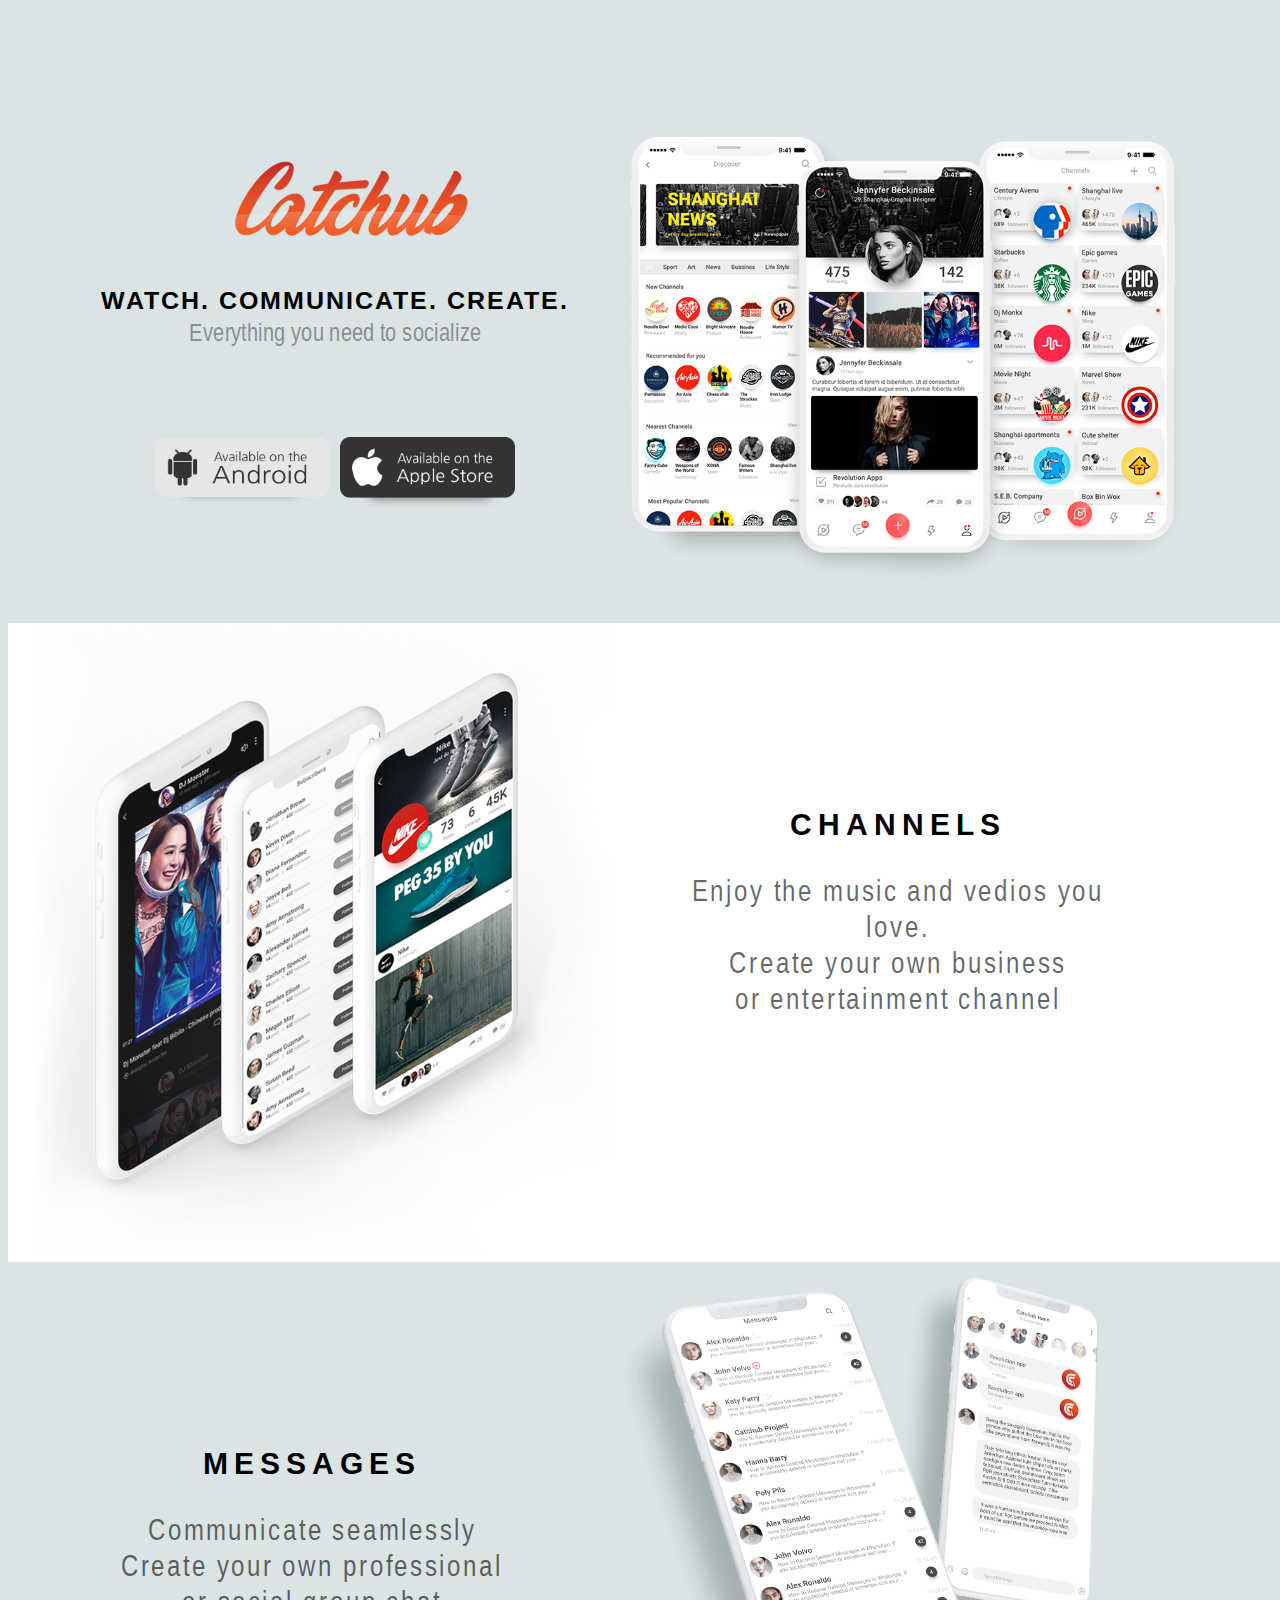
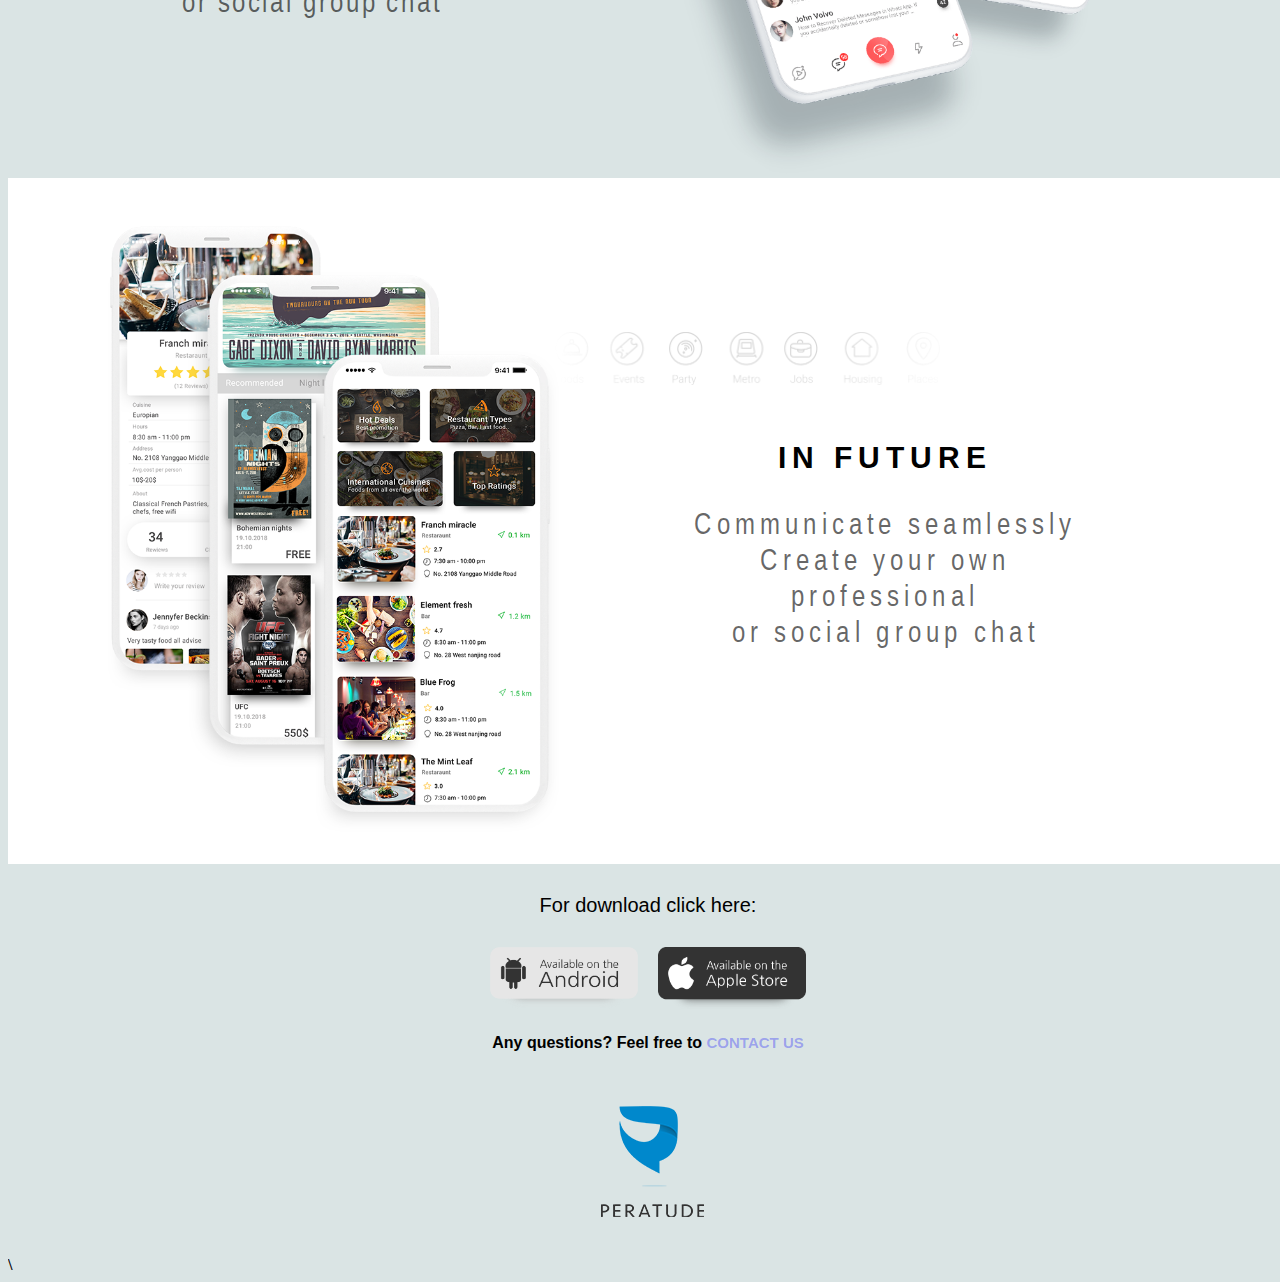
<file: catchup/index.html>
<!DOCTYPE html>
<html lang="en">
<head>
    <meta charset="UTF-8">
    <meta name="viewport" content="width=device-width, initial-scale=1.0">
    <link rel="preconnect" href="https://fonts.googleapis.com">
    <link rel="preconnect" href="https://fonts.gstatic.com" crossorigin>
    <link href="https://fonts.googleapis.com/css2?family=Arimo:ital,wght@0,400..700;1,400..700&family=Roboto:ital,wght@0,100..900;1,100..900&display=swap" rel="stylesheet">
    <title>Document</title>
   
    <link rel="stylesheet" href="styles.css">
</head>
<body style="width:100%; background-color:rgb(218, 228, 228);
">
<!---------------------------------div ffirst------------------------->

      <div id="firstdiv"style="width:100vw">                <!--first div of the page-->
        <div id="biglogo">               <!--big logo image-->
        <div id="logo"><img src="logo.png" alt="logo" style="width: 60%;"></div>
    <div id="para">                       <!--text of the logo-->
           <p style="letter-spacing: 2px;font-weight: 700;">WATCH. COMMUNICATE. CREATE.</p>
           
            <P style="font-weight : 01em;color: rgba(0,0,0,0.4);transform: scaleX(0.8);">Everything you need to socialize</P>
           
    </div>                                <!--text of the logo-->
    <div id="playstore">                  <!--playstore image-->
        <img src="play_store.png" alt="play store" style="width:35%">
        <img src="app_store.png" alt="app_store" style="width:35%">
    </div>                                   <!--playstore image-->
    </div>                                   <!--big logo image-->
    <div id="top_screen" style="width:50%">
        <img src="top_screens.png" alt="top_screen" style="width:100% ;margin-top:10%;">
    </div>
      </div>                               <!--first div of the page-->
      <!---------------------------------div first------------------>

      <!---------------------------------div second------------------>

      <div id="div2" style="width: 100vw;background-color:white;">
        <div id="imgchannels" style="width: 50%;margin-left: 2%;">
        <img src="sec_screens.png" alt="sec_screens"style="width:100%">
        
      </div>
      <div id="para2" style="width: 50%;margin-top: 12%;margin-right: 8%;"> <P style="letter-spacing: 6px;"><strong>CHANNELS</strong>
        </p>
        <P style="font-size: 1em;color: rgba(0,0,0,0.6);transform: scaleX(0.8);letter-spacing: 3px;">Enjoy the music and vedios you love.<br>Create your own business <br>or entertainment channel
        </P>
      </div>
      </div>
      <!---------------------------------div second------------------>
      <!---------------------------------div third------------------>
      <div id="div3" style="width: 100vw;">
       
      <div id="para2" style="width: 50%;margin-top: 12%;margin-rig;"> <P style="letter-spacing: 6px;font-weight: 350;"><strong>MESSAGES</strong>
        </p>
        <P style="font-size: 1em;color: rgba(0,0,0,0.6);transform: scaleX(0.8);letter-spacing: 3px;">Communicate seamlessly <br>
            Create your own professional <br>or social group chat
        </P></div>
         <div id="imgchannels" style="width: 50%;margin-right: 5%;">
        <img src="thhh_screens.png" alt="sec_screens"style="width:80%">
        
      </div>
      
      </div>
      <!---------------------------------div third------------------>
      <!---------------------------------div fourth------------------>
      <div id="div2" style="width: 100vw;background-color:white;">
        <div id="imgchannels" style="width: 50%;margin-left: 4%;">
        <img src="for_screens.png" alt="sec_screens"style="width:100%">
        
      </div>
      
      <div id="para2" style="width: 50%;margin-top: 12%;margin-right: 10%;"> 
        <img src="vectors.png" alt="vectors" style="width:70%;margin-bottom:3%;position: relative;right: 25%;">
        <P style="letter-spacing: 6px;"><strong>IN FUTURE</strong>
        </p>
        <P style="font-size: 1em;color: rgba(0,0,0,0.6);transform: scaleX(0.8);letter-spacing: 6px;">Communicate seamlessly <br>
            Create your own professional <br>or social group chat
        </P></div>
      </div>
      <!---------------------------------div fourth------------------>
      <!---------------------------------div fifth------------------>
      <div class="footer">
    <p style="font-family: sans-serif;font-size: 20px;font-weight:10px;">For download click here:</p>
    <div id="playsto">                  <!--playstore image-->
        <img src="play_store.png" alt="play store" style="width:15%">
        <img src="app_store.png" alt="app_store" style="width:15%">
    </div> 

    <p style="margin-top:15px;font-family: sans-serif;"><b>
        Any questions? Feel free to
        <span style="color:rgba(0,0,255,0.3);font-size: 15px;">CONTACT US</span>
    </p>
    <img src="peratude.png" alt="nothing">
     <!---------------------------------div fifth------------------>
</div>
</body>
</html>\
</file>
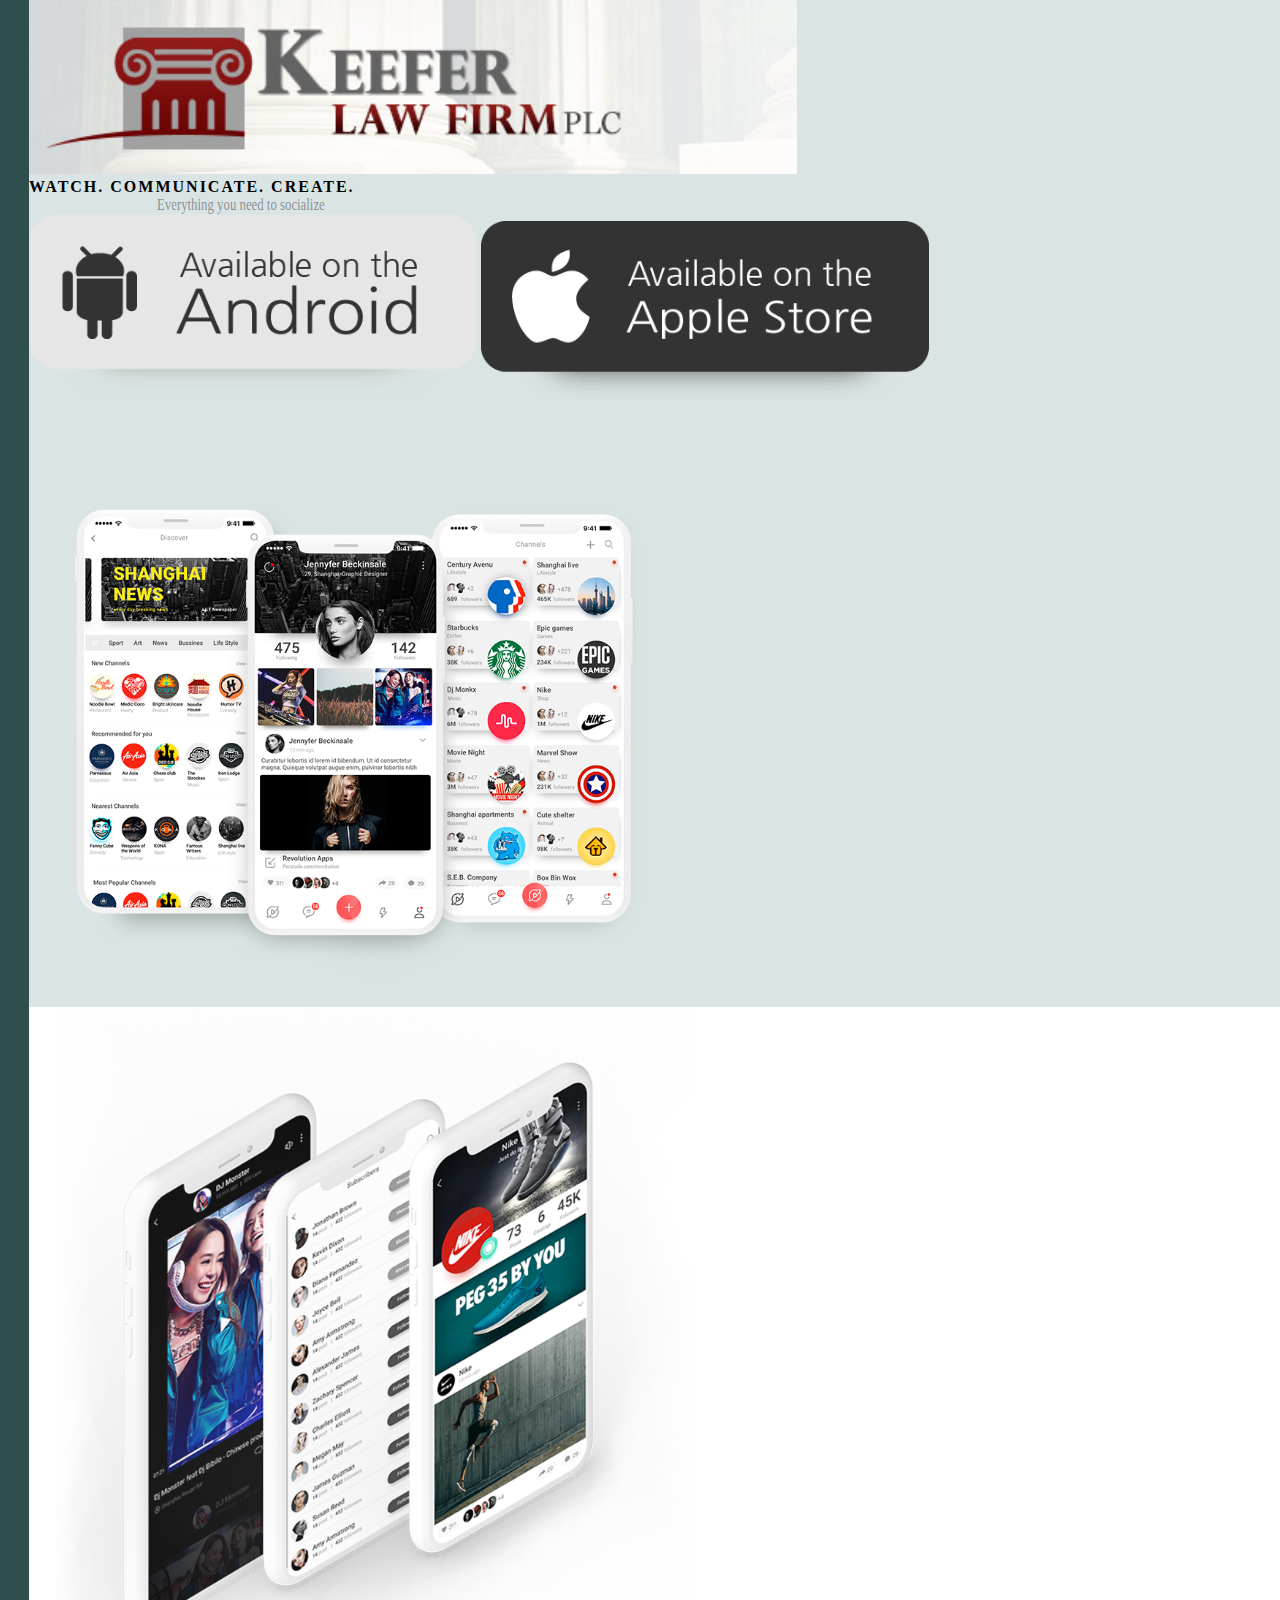
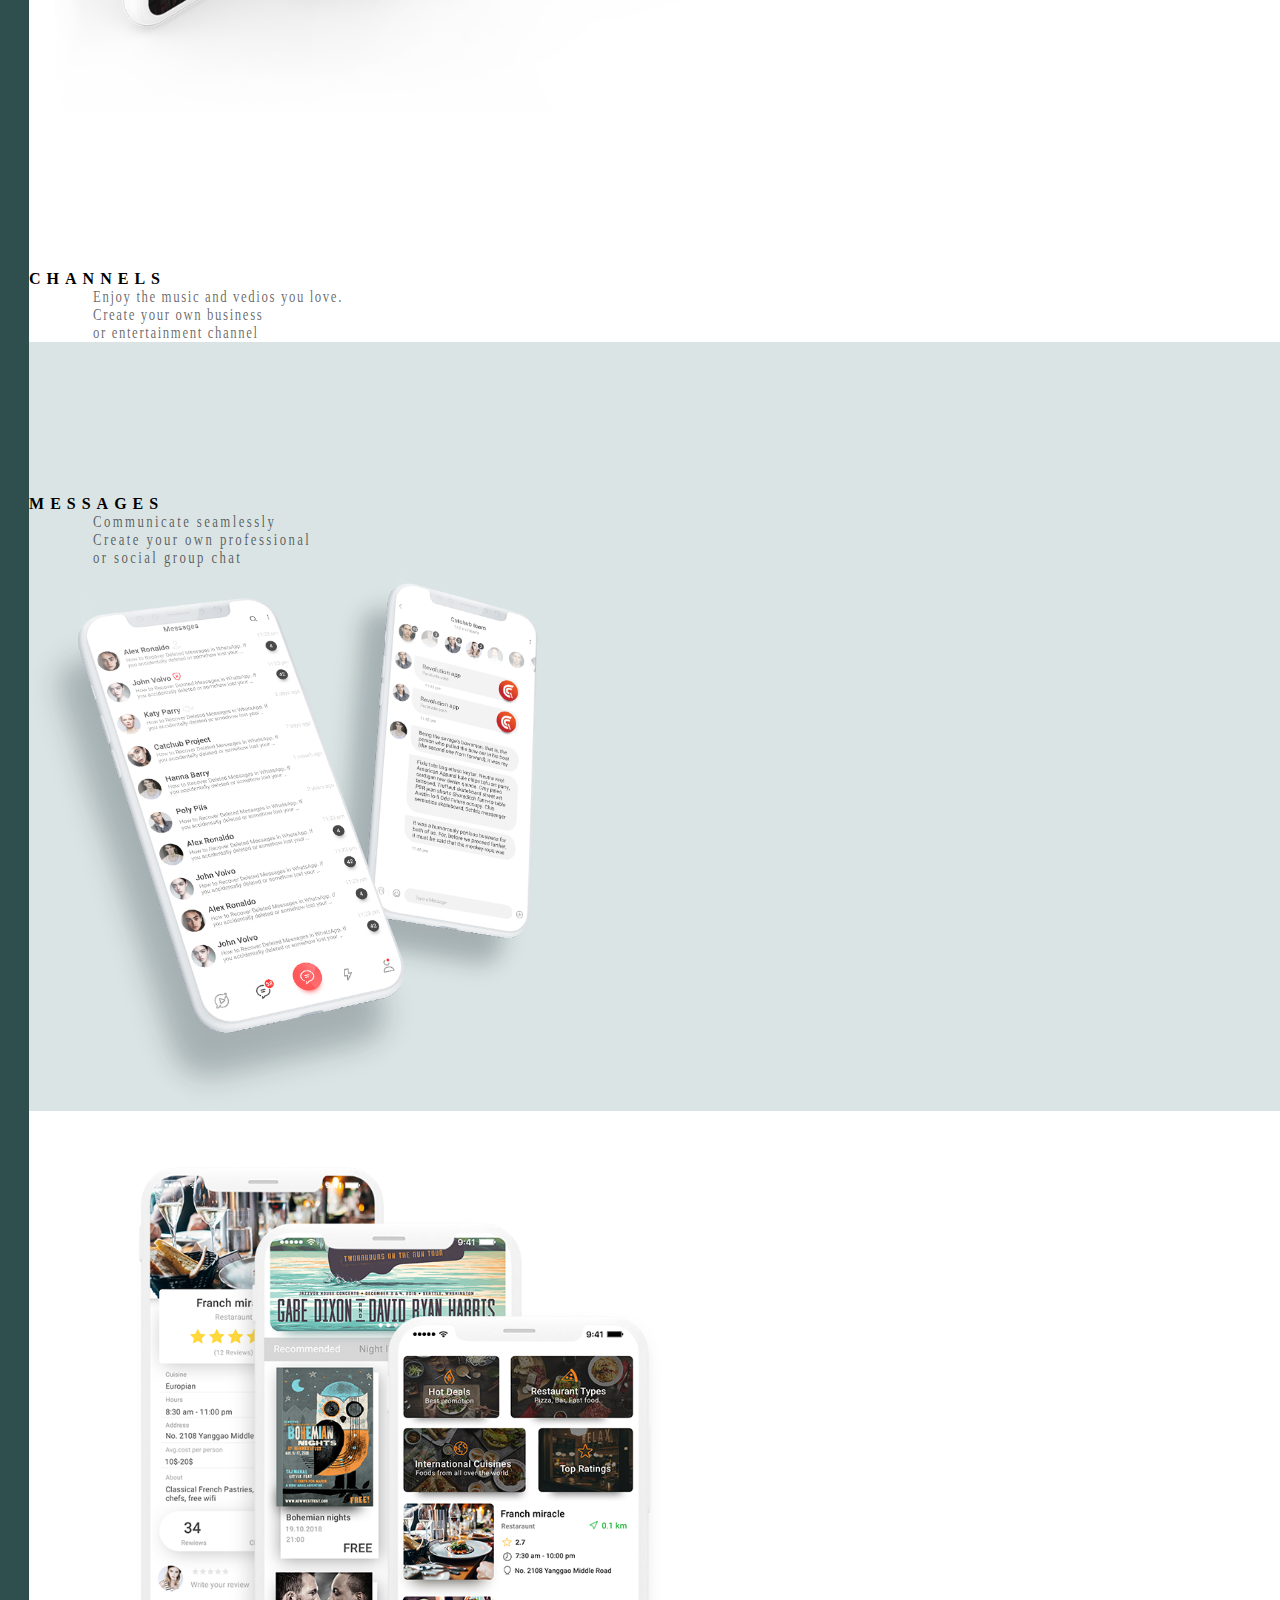
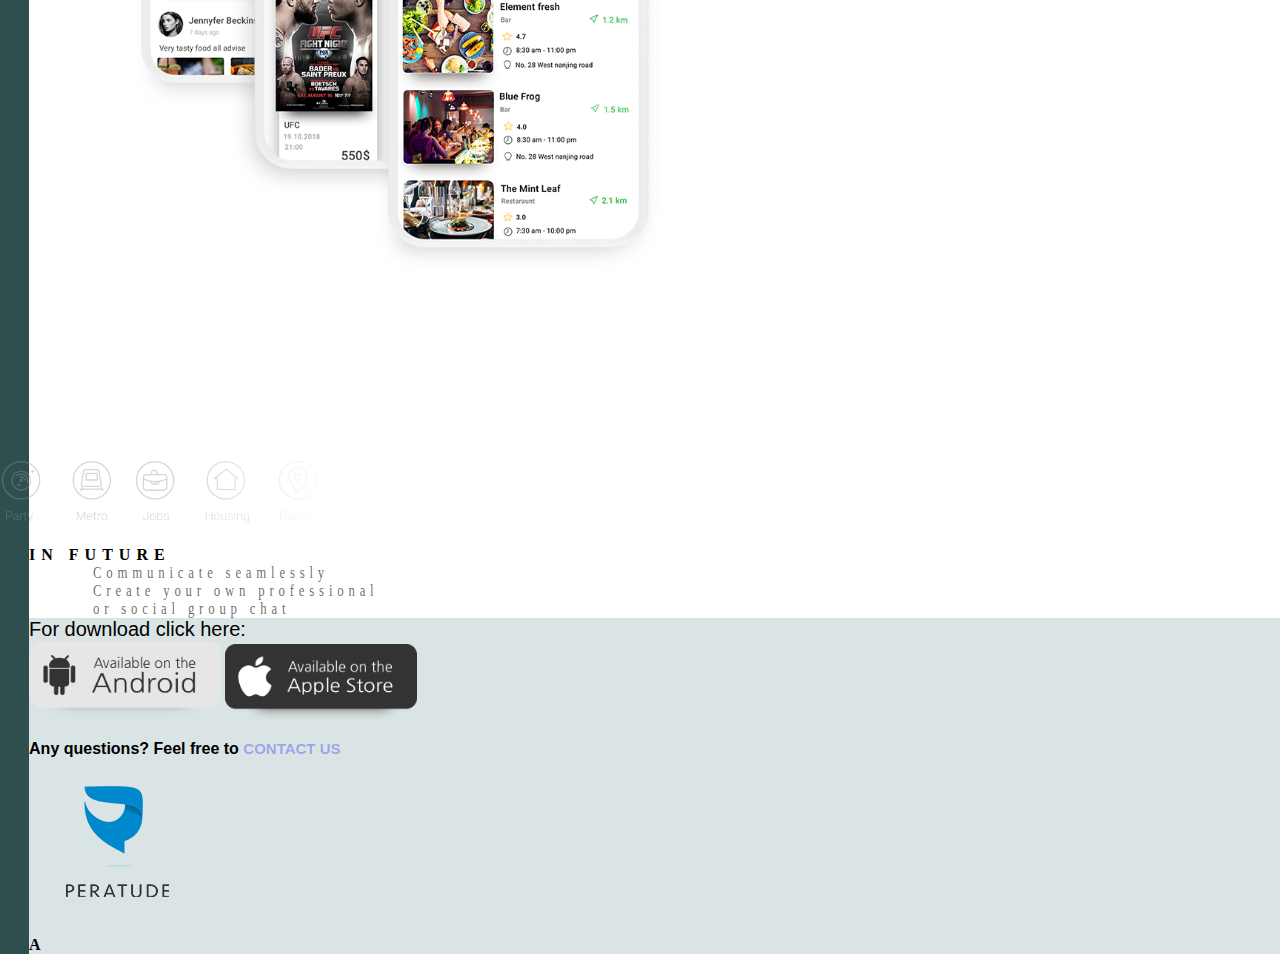
<file: index1.html>
<!DOCTYPE html>
<html lang="en">
<head>
    <meta charset="UTF-8">
    <meta name="viewport" content="width=device-width, initial-scale=1.0">
    <link rel="preconnect" href="https://fonts.googleapis.com">
    <link rel="preconnect" href="https://fonts.gstatic.com" crossorigin>
    <link href="https://fonts.googleapis.com/css2?family=Arimo:ital,wght@0,400..700;1,400..700&family=Roboto:ital,wght@0,100..900;1,100..900&display=swap" rel="stylesheet">
    <title>Document</title>
   
    <link rel="stylesheet" href="styles.css">
</head>
<body style="width:100%; background-color:rgb(218, 228, 228);
">
<!---------------------------------div ffirst------------------------->

      <div id="firstdiv"style="width:100vw">                <!--first div of the page-->
        <div id="biglogo">               <!--big logo image-->
        <div id="logo"><img src="logo.png" alt="logo" style="width: 60%;"></div>
    <div id="para">                       <!--text of the logo-->
           <p style="letter-spacing: 2px;font-weight: 700;">WATCH. COMMUNICATE. CREATE.</p>
           
            <P style="font-weight : 01em;color: rgba(0,0,0,0.4);transform: scaleX(0.8);">Everything you need to socialize</P>
           
    </div>                                <!--text of the logo-->
    <div id="playstore">                  <!--playstore image-->
        <img src="play_store.png" alt="play store" style="width:35%">
        <img src="app_store.png" alt="app_store" style="width:35%">
    </div>                                   <!--playstore image-->
    </div>                                   <!--big logo image-->
    <div id="top_screen" style="width:50%">
        <img src="top_screens.png" alt="top_screen" style="width:100% ;margin-top:10%;">
    </div>
      </div>                               <!--first div of the page-->
      <!---------------------------------div first------------------>

      <!---------------------------------div second------------------>

      <div id="div2" style="width: 100vw;background-color:white;">
        <div id="imgchannels" style="width: 50%;margin-left: 2%;">
        <img src="sec_screens.png" alt="sec_screens"style="width:100%">
        
      </div>
      <div id="para2" style="width: 50%;margin-top: 12%;margin-right: 8%;"> <P style="letter-spacing: 6px;"><strong>CHANNELS</strong>
        </p>
        <P style="font-size: 1em;color: rgba(0,0,0,0.6);transform: scaleX(0.8);letter-spacing: 2px;">Enjoy the music and vedios you love.<br>Create your own business <br>or entertainment channel
        </P>
      </div>
      </div>
      <!---------------------------------div second------------------>
      <!---------------------------------div third------------------>
      <div id="div3" style="width: 100vw;">
       
      <div id="para2" style="width: 50%;margin-top: 12%;margin-rig;"> <P style="letter-spacing: 6px;font-weight: 350;"><strong>MESSAGES</strong>
        </p>
        <P style="font-size: 1em;color: rgba(0,0,0,0.6);transform: scaleX(0.8);letter-spacing: 3px;">Communicate seamlessly <br>
            Create your own professional <br>or social group chat
        </P></div>
         <div id="imgchannels" style="width: 50%;margin-right: 5%;">
        <img src="thhh_screens.png" alt="sec_screens"style="width:80%">
        
      </div>
      
      </div>
      <!---------------------------------div third------------------>
      <!---------------------------------div fourth------------------>
      <div id="div2" style="width: 100vw;background-color:white;">
        <div id="imgchannels" style="width: 50%;margin-left: 4%;">
        <img src="for_screens.png" alt="sec_screens"style="width:100%">
        
      </div>
      
      <div id="para2" style="width: 50%;margin-top: 12%;margin-right: 10%;"> 
        <img src="vectors.png" alt="vectors" style="width:70%;margin-bottom:3%;position: relative;right: 25%;">
        <P style="letter-spacing: 6px;"><strong>IN FUTURE</strong>
        </p>
        <P style="font-size: 1em;color: rgba(0,0,0,0.6);transform: scaleX(0.8);letter-spacing: 6px;">Communicate seamlessly <br>
            Create your own professional <br>or social group chat
        </P></div>
      </div>
      <!---------------------------------div fourth------------------>
      <!---------------------------------div fifth------------------>
      <div class="footer">
    <p style="font-family: sans-serif;font-size: 20px;font-weight:10px;">For download click here:</p>
    <div id="playsto">                  <!--playstore image-->
        <img src="play_store.png" alt="play store" style="width:15%">
        <img src="app_store.png" alt="app_store" style="width:15%">
    </div> 

    <p style="margin-top:15px;font-family: sans-serif;"><b>
        Any questions? Feel free to
        <span style="color:rgba(0,0,255,0.3);font-size: 15px;">CONTACT US</span>
    </p>
    <img src="peratude.png" alt="nothing">
     <!---------------------------------div fifth------------------>
</div>
</body>
</html>A
</file>
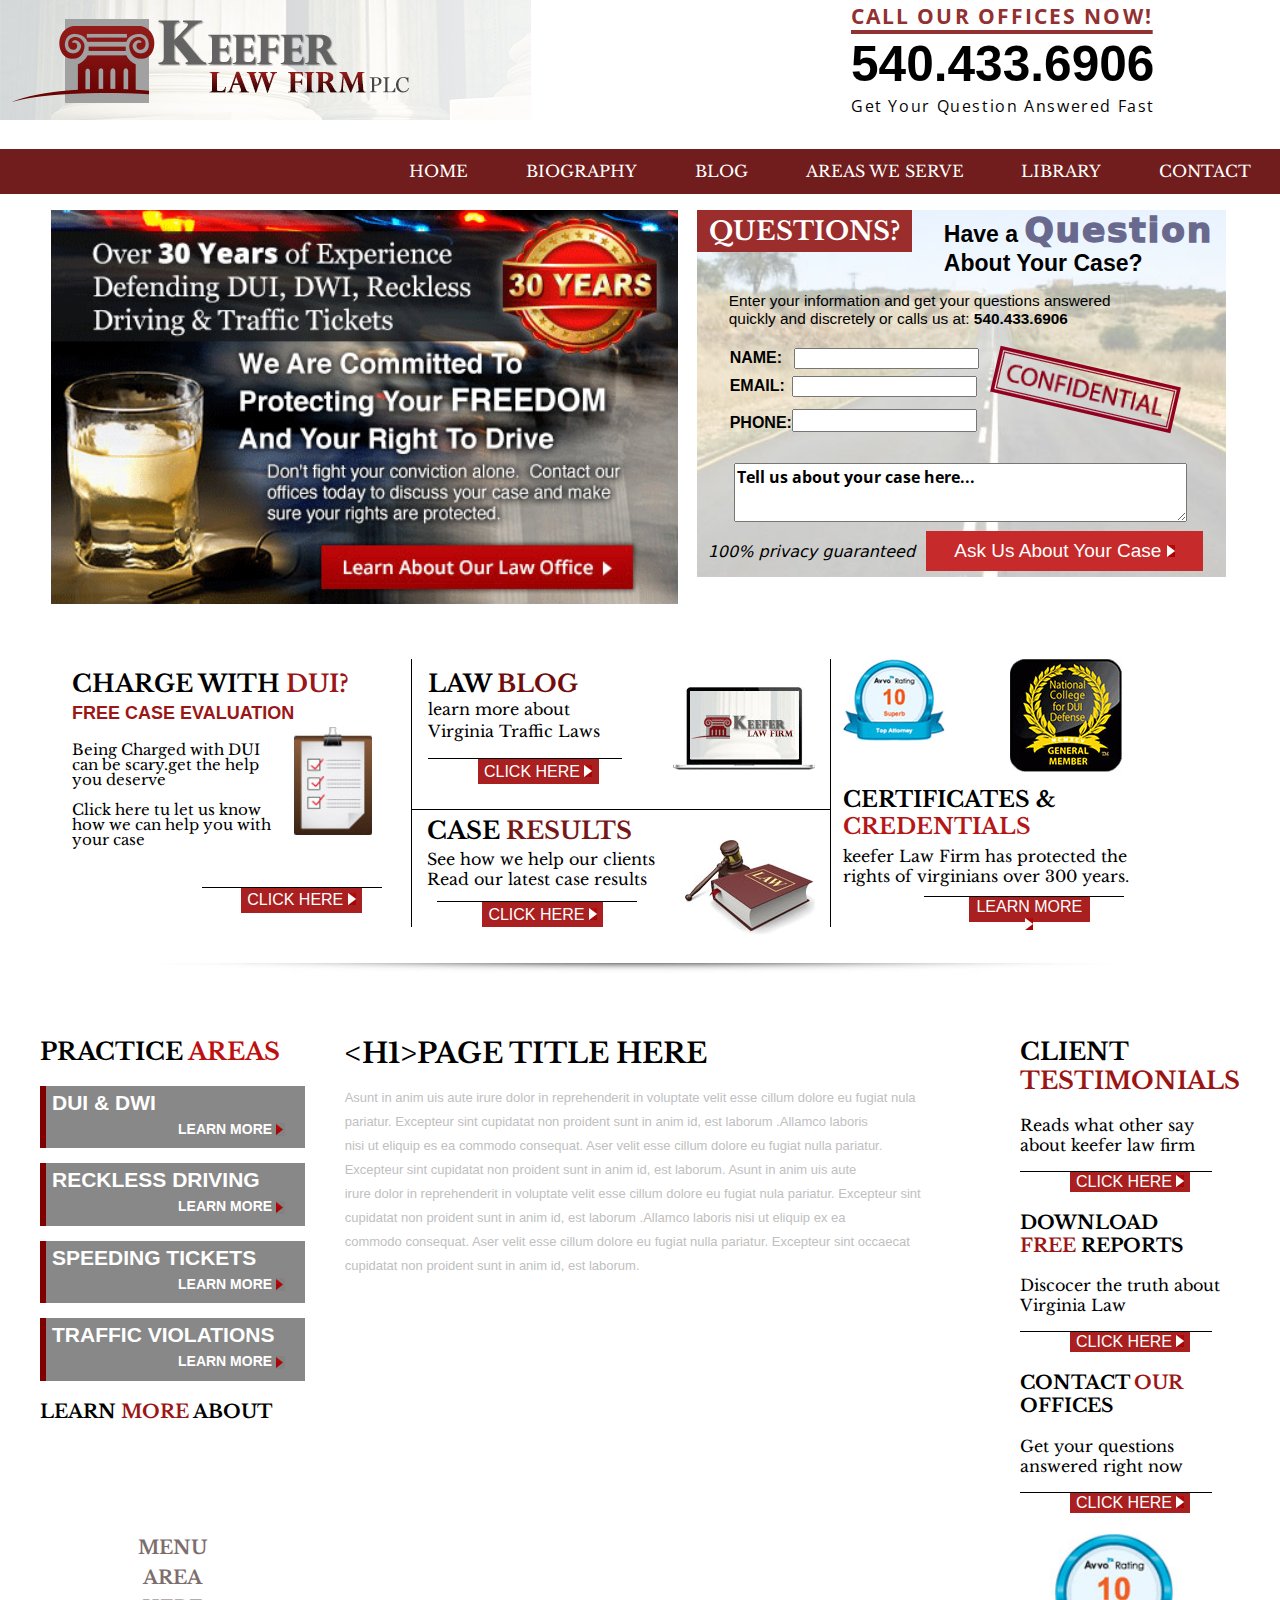
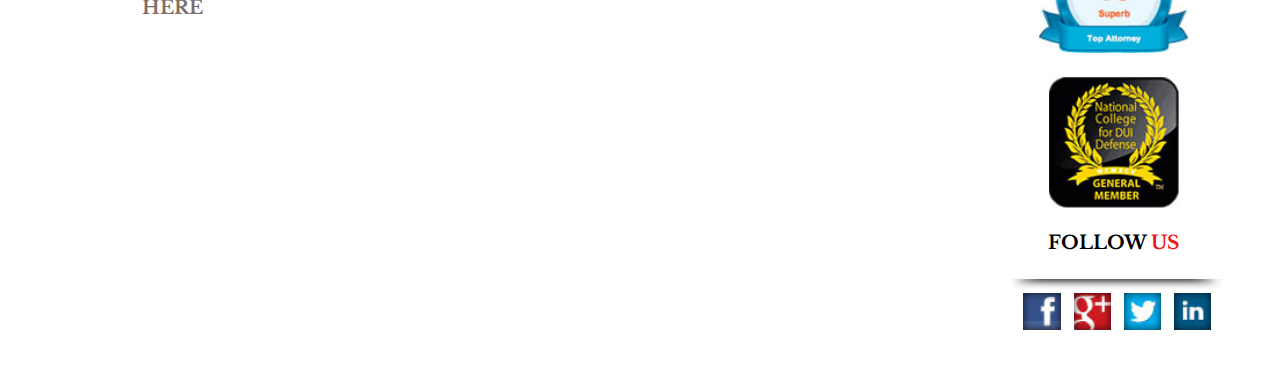
<file: index3.html>
<!DOCTYPE html>
<html lang="en">
<head>
    <meta charset="UTF-8">
    <meta name="viewport" content="width=device-width, initial-scale=1.0">
    <title>Document</title>
    <link rel="preconnect" href="https://fonts.googleapis.com">
    <link rel="preconnect" href="https://fonts.googleapis.com">
<link rel="preconnect" href="https://fonts.gstatic.com" crossorigin>
<link href="https://fonts.googleapis.com/css2?family=Libre+Baskerville:ital,wght@0,400..700;1,400..700&display=swap" rel="stylesheet">
<link rel="preconnect" href="https://fonts.gstatic.com" crossorigin>
<link href="https://fonts.googleapis.com/css2?family=Open+Sans:ital,wght@0,300..800;1,300..800&display=swap" rel="stylesheet">
    <link rel="stylesheet" href="style3.css">
</head>
<body>
   <heAder>
    <div class="first">
        <div class="logo">
            <img src="logo.png" alt="">
        </div>
        <div class="left1">
         <h4>CALL OUR OFFICES NOW!</h4>
         <div class="underline"></div>
         <h2>540.433.6906</h2>
         <p>Get Your Question Answered Fast</p>
         </div>
    </div>
   </heAder> 
   <nav class="navbar">
    <ul>
        <li class="allnav"><a href="#" class="active">HOME</a></li>
        <li  class="allnav"><a href="#">BIOGRAPHY</a></li>
         <li  class="allnav"><a href="#">BLOG</a></li>
          <li  class="allnav"><a href="#">AREAS WE SERVE</a></li>
           <li  class="allnav"><a href="#">LIBRARY</a></li>
            <li  class="allnav"><a href="#">CONTACT</a></li>
    </ul>

   </nav> 
   <div class="secondall">
   <div class="second">
    <img src="gurantee_banner.gif" alt="">
   </div>
   <div class="left2">
    <div class="manall">
    <div class="mansehra"><h3>QUESTIONS?</h3></div>
    <div class="span">Have a <span id="ulgan">Question </span> <br>About Your Case? <br> 
    </div>
    
    </div>
     <div class="text"><p>Enter your information and get your questions answered <br>
        quickly and discretely or calls us at: <span class="number">540.433.6906</span> </p>
    </div>
    <div class="all">
    <div class="placeholders">
<div class="place1">
        <label>NAME:</label>
        <input type="text" required style="margin-left: 7px;">
</div>
<div class="place2">
        <label>EMAIL:</label>
        <input type="text" required style="margin-left: 3px;">
        </div>
        <div class="place3">
        <label>PHONE:</label>
        <input type="text" required></div>
         </div>
      <div class="confi">
        <img src="confidential.png" alt="">
       </div> 
    </div>
    <div class="imgplace">
       <textarea name="img4" id="placeimg"placeholder>Tell us about your case here... </textarea>
    </div>
    <div class="paraask">
    <div class="para">
        <p>100% privacy guaranteed</p>
    </div>
    <button class="Ask">Ask Us About Your Case <img src="bullet_white.gif" alt=""></button>
 </div> 
 </div> 
</div>
<div class="allff">
<div class="fff">
    <div class="secondstage">
        <div class="h2h4">
<h2>CHARGE WITH <span class="dui"> DUI?</span> </H2>
<h3> <span class="free">FREE CASE EVALUATION</span></h3> 
</div>
<div class="textimg">
<div class="being">
<P>Being Charged with DUI <br> can be scary.get the help <br> you deserve</P>
<P>Click here tu let us know <br> how we can help you with <br> your case </P>

</div>

<div class="pasteimg">
    <img src="paste_board.gif" alt="">
</div>
</div>
<div class="buttons">
    <button class="button1"> CLICK HERE <img src="bullet_white_lrg.png" alt=""> </button>
</div>
</div>
<div class="allsub">
<div class="fff2">
    <div class="subf2">
        <div class="blearn">
    <h2> LAW <span class="blog">BLOG</span> </h2>
    <P>learn more about <br> Virginia Traffic Laws</P>
    </div>
    <!-- <div class="buttons2"> -->
    <div class="buttons2">
    <button class="button2"> CLICK HERE <img src="bullet_white_lrg.png" alt=""> </button>
</div>
<!-- </div> -->
</div>

<div class="keefer">
    <img src="pic1.gif" alt="">
</div>

</div>

<div class="ff2">
    <div class="subff2">
   <h2>CASE <span class="result">RESULTS </span></h2> 
    <p>See how we help our clients <br> Read our latest case results</p>
</div>
<div class="order">
    <img src="order_icon.gif" alt="">
</div>
</div>
<div class="buttons3">
    <button class="button3"> CLICK HERE <img src="bullet_white_lrg.png" alt=""> </button>
</div>
</div>
<div class="ff3">
    <div class="subff3">
    <div class="subff31">
        <img src="qqq.gif" alt="">
    </div>
    <div class="subff32">
        <img src="national_college_large.gif" alt="">
    </div>
    </div>
    <div class="qtext">
        <h2>CERTIFICATES & <br> <spam class="cre">CREDENTIALS</spam></h2>
    </div>
    <div class="para2">
        <p>keefer Law Firm has protected the <br> rights of virginians over 300 years.</p>
    </div>
    <div class="buttons4">
    <button class="button4"> LEARN MORE <img src="bullet_white_lrg.png" alt=""> </button>
</div>
</div>
</div>
</div>
<div class="line1">
    <img src="hr_shadow.png" alt="">
</div>
<div class="container">

  <!-- LEFT SIDE -->
  <div class="areas">
    <h2>PRACTICE <span class="parea">AREAS</span></h2>

    <div class="bigbuttons">
      <button class="box">DUI & DWI<br><span class="learn1">LEARN MORE <div class="learnimg1"><img src="bullet_red.gif"></div></span></button>
      <button class="box">RECKLESS DRIVING<br><span class="learn2">LEARN MORE <div class="learnimg2"><img src="bullet_red.gif"></div></span></button>
      <button class="box">SPEEDING TICKETS<br><span class="learn3">LEARN MORE <div class="learnimg3"><img src="bullet_red.gif"></div></span></button>
      <button class="box">TRAFFIC VIOLATIONS<br><span class="learn4">LEARN MORE <div class="learnimg4"><img src="bullet_red.gif"></div></span></button>
    </div>
    <div class="learn">
        <h3>LEARN <span class="more">MORE</span> ABOUT</h3>
        <div class="menu">
            <h3>MENU <br>AREA <br> HERE</h3>
        </div>
        </div>
  </div>

  <!-- RIGHT SIDE -->
  <div class="page-content">
    <h1> &lt;H1&gt;PAGE TITLE HERE</h1>
    <div class="para3">
    <p>
      Asunt in anim uis aute irure dolor in reprehenderit in voluptate velit esse cillum dolore eu fugiat nula <br> pariatur. Excepteur sint cupidatat non proident sunt in anim id, est laborum .Allamco laboris <br>nisi ut eliquip es ea commodo consequat. Aser velit esse cillum dolore eu fugiat nulla pariatur. <br>  Excepteur sint cupidatat non proident sunt in anim id, est laborum.  Asunt in anim uis aute <br>irure dolor in reprehenderit in voluptate velit esse cillum dolore eu fugiat nula pariatur. Excepteur sint <br>cupidatat non proident sunt in anim id, est laborum .Allamco laboris nisi ut eliquip ex ea <br>commodo consequat. Aser velit esse cillum dolore eu fugiat nulla pariatur. Excepteur sint occaecat <br>cupidatat non proident sunt in anim id, est laborum. 
    </p>
    </div>
  </div>
<div class="client">
    <H2>CLIENT <br><span class="test">TESTIMONIALS</span></H2>
    <P>Reads what other say <br>about keefer law firm</P>
    <div class="clientbut">
    <button class="sclientbut"> CLICK HERE <img src="bullet_white_lrg.png" alt=""> </button>
</div>
<div class="down">
    <h3>DOWNLOAD <br> <span class="free2">FREE</span> REPORTS</h3>
    <p>Discocer the truth about <br> Virginia Law</p>
     <div class="clientbut">
    <button class="sclientbut"> CLICK HERE <img src="bullet_white_lrg.png" alt=""> </button>
</div>
<h3>CONTACT <span class="our">OUR</span> <br>OFFICES</h3>
<p>Get your questions <br>answered right now</p>
 <div class="clientbut">
    <button class="sclientbut"> CLICK HERE <img src="bullet_white_lrg.png" alt=""> </button>
</div>
<div class="lastimgtext">
<div class="lastimgs">
<div class="slast">
    <img src="avo_rating_large.gif" alt="">
    </div>
    <div class="slast2">
    <img src="national_college_large.gif" alt="">
    </div>
<div class="follow">
    <h3>FOLLOW <span class="us">US</span> </h3>
    </div>
    <div class="ifimg">
    <img src="lf_bt_hr_shadow.png" alt="">
</div>
<div class="lastfor">
    <img src="fb_icon.gif" alt="">
    <img src="google_icon.gif" alt="">
    <img src="twitter_icon.gif" alt="">
    <img src="linked_icon.gif" alt="">
</div>
</div>
</div>
</div>
</div>
</html>
</file>
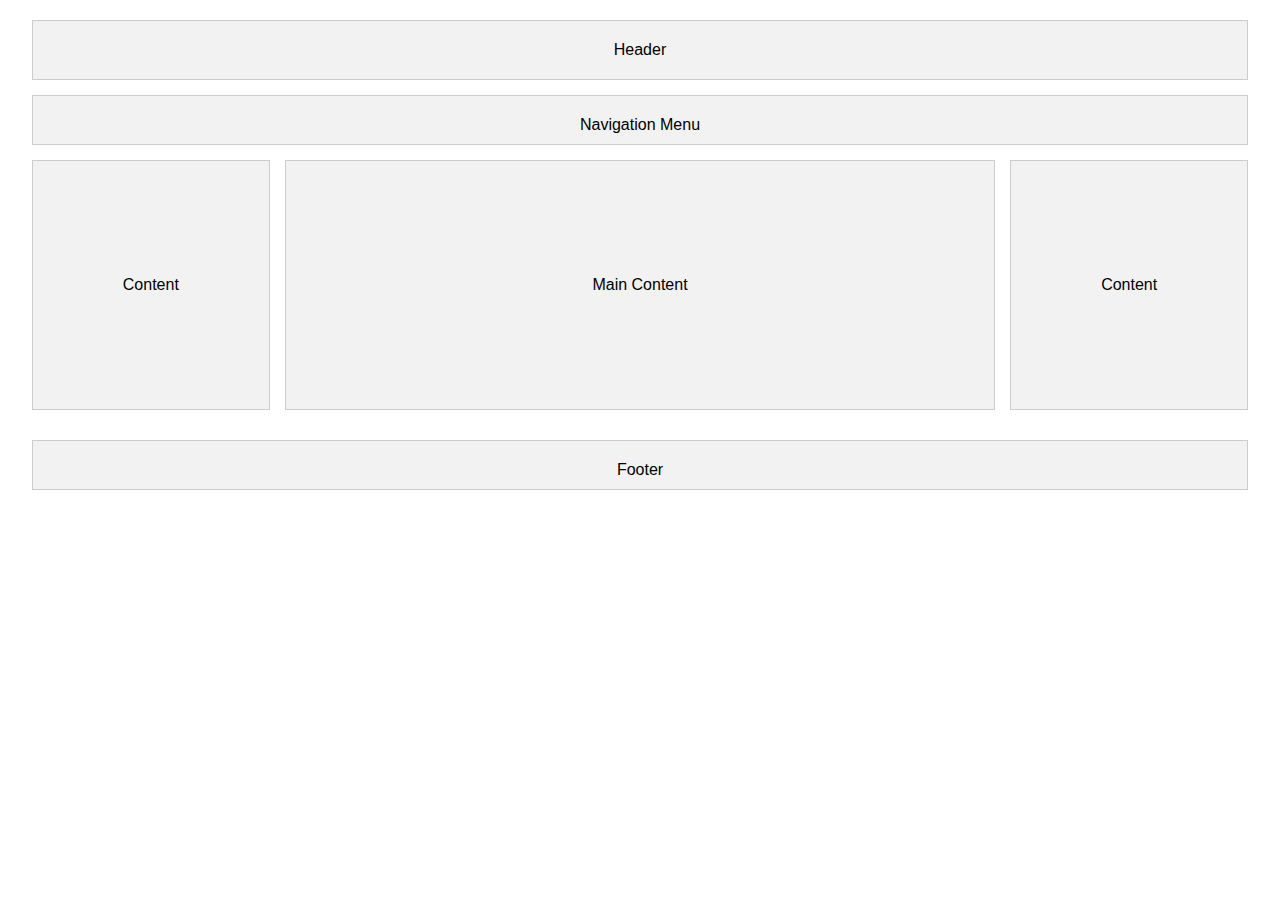
<file: task1/task1.html>
<!DOCTYPE html>
<html lang="en">
<head>
    <meta charset="UTF-8">
    <title>Layout Design</title>
    <link rel="stylesheet" href="style.css">
</head>
<body>

    <div class="container">

        <header class="box header">
            Header
        </header>

        <nav class="box nav">
            Navigation Menu
        </nav>

        <div class="middle">
            <aside class="box sidebar">
                Content
            </aside>

            <main class="box main">
                Main Content
            </main>

            <aside class="box sidebar">
                Content
            </aside>
        </div>

        <footer class="box footer">
            Footer
        </footer>

    </div>

</body>
</html>
</file>
<file: catchup/styles.css>
html, body {
    overflow-x: hidden;
}

  #playstore{
            display: flex;
            justify-content: center;
            gap:2%;
            margin-top: 20%;
        }
        #para{
            font-family: "Arimo", sans-serif;
            font-size: 25px;
            line-height: 7px;
            font-weight:400;
            text-align: center;
        }
        #para2{
             font-family: "Arimo", sans-serif;
            font-size: 30px;
             
            text-align: center;

        }
        #firstdiv{
            display:flex;
            justify-content: space-around;
            margin-top: 2%;
            background-color:rgb(218, 228, 228);

        }
        #div2{
             display:flex;
            justify-content: space-around;

                }
        
        #div3{
             display:flex;
            justify-content: space-around;
        }
        #biglogo{
            width:40%;
            text-align: center;
            margin-left: 6%;
            
        }
        #top_screen{
            width:40%;
            text-align: left;
            margin-right: 6%;
        }
        #logo{
            padding:0;
            margin-top: 21%;
            margin-left:5%;
        }
       .footer{
              display: flex;
              flex-direction:column;
               gap: 10px;
               justify-content: center;
               align-items: center;
               margin-top: 10px;
        }
    #playsto{
            display: flex;
            justify-content: center;
            gap:2%;
            
        }
</file>
<file: styles.css>
/*  font-family: "Niva-Bold", sans-serif;*/
  /*---------------fonts hosting------------------*/
  @font-face {
    font-family: "OpenSans";
    src: url("openSans.ttf");
        
    font-weight: 700;
    font-style: normal;
}

  @font-face {
    font-family: "skratch";
    src: url("skratch.ttf");
        
    
    font-style: normal;
}

  @font-face {
    font-family: "trajan";
    src: url("TrajanPro-Bold.otf");
        
    
    font-style: normal;
}
  *{
    margin: 0;
    padding: 0;
    box-sizing: border-box;
  }
  button{
    box-shadow:0 4px 10px rgba(0,0,0,0.8) ;
  }
  html{
    background-color: darkslategrey;
  }
  button{
    border:none;
  }
  body{
    box-sizing: border-box;
width: 95.65592972%;
margin-left: 2.269399707% ;
margin-right: 2%;
background-color: white;

  }
  /*---------------------------------styling for hw=eader only----------------------------*/
  #keffer{
   
    width: 53%;
    /*height:20%;*/
     flex: 0 0 auto;
    
}   
 
  #keffer img{
    width: 100%;
    /*height: 100%;
    object-fit: cover;*/
    height: 97.5%;
    
  }
  
  .ouroffice{
    padding:1.3% 3%;
        letter-spacing: 0.06em;
    
  }
   #ourofic {
    font-family: "OpenSans", sans-serif;
    font-size: 150%;
    letter-spacing: 0.11em;
    color: rgb(168, 17, 17);
    
    text-decoration: underline;
    text-decoration-color: darkslategray;       /* change color */
    text-decoration-thickness: 3px;   /* thickness of line */
    text-underline-offset: 40%;       /* space from text */


        -webkit-text-stroke: 0.03em;
    letter-spacing: 0.135em;
}
    header{
        display: flex;
      /*  gap:12%;*/
        flex-wrap: wrap;
        justify-content: space-between;
        margin-bottom: -1.3%;
      
        
    }
 
 #numb {
    font-family: helvetica, sans-serif;
    font-size: 295%;
    /* color: rgba(0, 0, 0, 0.85); */
    /* letter-spacing: 0.08em; */
    /* -webkit-text-stroke: 0.02em; */

    font-weight: 800;
    margin-top: -0.5%;
    letter-spacing: 0.04em
}


  .ouroffice p {
    font-family: "OpenSans", sans-serif;
    font-size: 120%;
    margin-top: -2.2%;
    /* line-height: 1.6; */
    letter-spacing: 0.06em;
}



/*---------------------------------styling for hw=eader only----------------------------*/

/*---------------------------------styling for nav bar----------------------------*/
nav{
  
  background-color: darkred;
  box-sizing: border-box;

}
nav ul{
  list-style: none;
  display: flex;
  width: 100%;
  justify-content:end;
  align-items: center;
  margin-top: 1%;
  color: white;
  font-family: "Open Sans", sans-serif; 
   font-weight: 500;
   font-size: 130%;
}
nav ul li a{
  text-decoration: none;
  color: white;
  display: block;
 }

#hoss{
  margin-right: 1.507%;
 
  }
  .huss{
    padding: 1% 1.25%  ;
  }
.huss:hover{
  background-color: darkslategray;}

  .responsive img{
    height: 100%;
    width:100%;
    object-fit: contain;
  }

  .responsive{
    width: 5%;
    background-color:darkred ;
    border-radius: 13.5%;
    position:fixed;
    top:30%;
    left: 1%;
  }
/*---------------------------------styling for nav bar ends----------------------------*/

/*---------------------------------styling for main section----------------------------*/
main{
  background-color: lightgray;
}
.second_image_container{
 width:50%;

 margin-top: 2.89%;
 margin-left: 2.9%;
}
.second_image_container img{
  width: 100%;
  box-shadow: 0 4px 10px rgba(0,0,0,0.4);

  object-fit: cover;
  }
  .mahan{
    display: flex;
    gap: 1.6%;
    flex-wrap: nowrap;
  }
  .complex{
    margin-top: 2.89%;
    background-image: url(form_bg.jpg);
    width:42%;
 box-shadow: 0 4px 10px rgba(0,0,0,0.3);

      background-repeat: no-repeat;   /* ❌ no tiling */
  background-size: cover; 
  }
  .complex h1{
  background-color: darkred;
  color: white;
  font-family: "Times New Roman", Times, serif;
  font-weight: normal;
}
 
.qqqq{
  display: flex;
  gap: 6%;
}

.question{
    padding: 1% 1%;
    background-color: darkred;
    align-self: flex-start;
}
.complex h1 {
    background-color: darkred;
    color: white;
    font-family: "Times New Roman", Times, serif;
    font-weight: normal;
    margin: 0%;
    padding: 0%;
  
   
}
.spaan{

  font-family: "Open Sans", sans-serif; 
 font-weight: bold;
 font-size: 144%;
  margin-top: 2%;
 

}
.spaan p{
  line-height: 125%;
}
#pagal{
  font-family:"OpenSans", sans-serif;
  font-weight: 900;
  font-size: 145%;
  -webkit-text-stroke: 0.04em;
  color:purple;
  letter-spacing: 0.05em;
}
.paragraph{
    font-family: "Open Sans", sans-serif;
    font-size: 130%;
    letter-spacing: -0.06em;
    margin-top: 1%;
    margin-left: 4%;
}
.seven{
  font-family: Arial, Helvetica, sans-serif;
  font-weight: 700;
}

.confidential{
  display: flex;
}

.inputttt{
  width: 74%;
  height: 1.3em;
  font-size: 120%;
  font-family: "Open Sans", sans-serif;
  margin-top: 3%;
 border:0px ;
}

.input_name label{
  font-family: sans-serif;
  font-weight: bold;
 
}
#l1{
  margin-left: 4%;
}
#l2{
  margin-left: 2.4%;
}
#l3{
  margin-left: 4.5%;
}
.baap{
  margin-left: 4.5%;
}

.confi img{
 padding-top:20% ;
 padding-left: 8%;
  width:122%;
  height: auto;
  transform: rotate(16deg);
}
#teeeext::placeholder{
  font-family: "Open Sans", sans-serif;
  font-size: 93%;
  color: #777
  margin-top: 5%;
  margin-left: 3%;
}

#teeeext{
      width: 86%;
    height: 5em;
  margin-top: 3.5%;
  margin-left: 7%;
  font-family: "Open Sans", sans-serif;
  font-size: 93%;
  font-weight: 700;
  border:0px;
  padding-top: 2%;
  padding-left: 2.5%;
  
}
.textarea{
  margin-left: 2%;
  
}

.italian{
  font-family:  'Great Vibes', system-ui, -apple-system, BlinkMacSystemFont, 'Segoe UI', Roboto, Oxygen, Ubuntu, Cantarell, 'Open Sans', 'Helvetica Neue', sans-serif, monospace;
  font-size: 100%;
  font-style: italic;
  margin-top: 2%;
}
.complex2{
  display : flex;
}
.last{
  display: flex;
 margin-top: 2.2%;
    margin-left: 9%;
    gap: 2%;
}
.last button{
  color: white;
    background-color: rgb(175, 19, 19);
   
    font-size: 130%;
    padding:2%;
    box-shadow: 0 8px 20px rgba(0,0,0,0.5);
}

.complex2text{

 width: 30%;
}
.top{
  display: flex;
  justify-content: space-around;
}

.bottom{
  display: flex;
  justify-content: center;
    margin-top: 5%;
}
.line
{
  width: 100%;
  height: 0.8em;
  margin-top: 2%;
}

.complex2{
  margin-top: 4.89%;
  margin-left:4.89%;
}

.complex2_2{
  border-left: 1px solid black;
   border-right: 1px solid black;
   width: 38%;
}

.top{
  border-bottom: 1px solid black;
}
.complex21_h2{
  font-family:  "Libre Baskerville", serif;
  font-optical-sizing: auto;
  font-size: 160%;
  transform: scaleX(0.8);
  position: relative;
    left: -9.5%;
}

.complex21_h3{
  font-family: "Noto Sans JP", sans-serif;
  font-size: 112%;
  font-weight: 600;
  color: darkred;
}

.complex2_1 p{
  font-family: "Noto Sans JP", sans-serif;
  font-size: 100%;
  line-height: 1.3;
  margin-top: 2%;     
  letter-spacing: 0.02em;
}
.toptext h2{
   font-family:  "Libre Baskerville", serif;
  font-optical-sizing: auto;
  font-size: 160%;
  transform: scaleX(0.8);
  transform-origin: left center;
}
.bottomtext h2{
   font-family:  "Libre Baskerville", serif;
  font-optical-sizing: auto;
  font-size: 160%;
  transform: scaleX(0.8);
  position: relative;
    left: -9.5%;
  
}

.complex2_3 h2{
   font-family:  "Libre Baskerville", serif;
  font-optical-sizing: auto;
  font-size: 160%;
  transform: scaleX(0.8);
  position: relative;
    left: -9.5%;
}

.toptext p{
 font-family: "Noto Sans JP", sans-serif;
  font-size: 100%;
  line-height: 1.3;
  margin-top: -2%;
}
.bottomtext p{
 font-family: "Noto Sans JP", sans-serif;
  font-size: 100%;
  line-height: 1.3;
  margin-top: 2%;
}

.complex2_3 p{
   font-family: "Noto Sans JP", sans-serif;
  font-size: 100%;
  line-height: 1.3;
  margin-top: 2%;
}
.complex2_3{
  width: 30%;
  margin-right: 1%;
}

.complex2image{
    /* margin-top: 18.89%; */
    width: 26%;
    margin-left: 8.5%;

}
.complex2image img{
  width:100%;
  height: auto;

}

.solution{
  display: flex;
}
.complex2_1{
  padding-top: 3%;
}

.click button{
  background-color: darkred;
  color: white;
  font-family: "Open Sans", sans-serif;
  font-size: 100%;
   margin-left: 27.15%;
  
       padding: 1.5% 2.5%;
}
.click{
  
  width: 56%;
  border-top: 2px solid gray;
  margin-top: 10.6%;
  margin-left: 33%;
}

.topimage{
width:40%;
}
.topimage img{
  width: 100%;
  height: auto;
}

.click1 button{
  background-color: darkred;
  color: white;
  font-family: "Open Sans", sans-serif;
  font-size: 100%;
   margin-left: 27.15%;
  
       padding: 1.5% 2.5%;
}
.click1{
  
  width: 117%;
  border-top: 2px solid gray;
  margin-top: 13%;
  margin-bottom: 13%;
}

.bottomimage img{
  width: 100%;
  height: auto;
}
.bottomimage{
width:40%;

}
.complex2_3{
  margin-left: 2%;
 
}

.click2 button{
  background-color: darkred;
  color: white;
  font-family: "Open Sans", sans-serif;
  font-size: 100%;
   margin-left: 26.5%;
  
       padding: 1.5% 2.5%;
}
.click2{
  
  width: 87%;
  border-top: 2px solid gray;
  margin-top: 13%;
  }
.band{
  width: 100%;
  display: flex;
   gap: 5%;
   margin-left: 4%;
}

  .click4 button{
  background-color: darkred;
  color: white;
  font-family: "Open Sans", sans-serif;
  font-size: 100%;
   margin-left: 27.15%;
  
       padding: 1.5% 2.5%;
}
.click4{
  
  width: 56%;
  border-top: 2px solid gray;
  margin-top: 3.3%;
  margin-left: 29%;
}

#qqq{
  width: 40%;
}
#qq1{
  width: 31%;
}
/*---------------------------------styling for footer----------------------------*/
footer{
  display: flex;
  justify-content: space-around;
  
align-items: baseline;
}
.prac{
  display: flex;
  flex-direction: column;
  align-items: flex-start;
}
.prac h2{
  font-family: "Cinzel", serif;
  font-size: 150%;
 
  margin-left: -4.5%;
  margin-top: 4%;
}
.title h1{
  font-family: "Gelasio", serif;
  font-size: 159%;  
  margin-top: 2%;
  -webkit-text-stroke: 0.02em;
}

.test h2{
  font-family: "Gelasio", serif;
  font-size: 150%;
-webkit-text-stroke: 0.04em;

  margin-top: 4%;
}
.unjan{
  display: flex;
  align-items: flex-start;
  background-color: gray;
  margin-top: 8%;
      width: 100%;
    height: 5em;
    color: white;
    gap: 5%;
    box-shadow: 0px 7px 10px rgba(0,0,0,0.7);
}
.bai button{
  background-color: gray;
  color: white;
  font-family: "Open Sans", sans-serif;
  font-size: 100%;
  font-weight: 500;
 margin-top: 2%;
    margin-left: 46%;
   box-shadow: 0px 7px 10px rgba(0,0,0,0);
 } 
 .red{
  width:4.45%;
  height:100%;
 }

 .red img{
  width:100%;
  height: 100%;
  object-fit: cover;
  
 }
 .bai h3{
  font-family: "Open Sans", sans-serif;
      font-size: 134%;
    margin-top: 3%;
 }

.bai{
  flex:1;
}


.title p {
    font-family: "Open Sans", sans-serif;
    font-size: 94%;
    margin-top: 2%;
    line-height: 2;
    letter-spacing: -0.05em;
    /* transform: scaleX(0.9);*/
    
  
  } 

  .test{
width: 15.93%;
display: flex;
flex-direction: column;
justify-content: center;
align-items: baseline;

  }

  .title{
width: 49.49%;
  }
  .prac{
    width: 20.95%;
  }

   .click9 button{
  background-color: darkred;
  color: white;
  font-family: "Open Sans", sans-serif;
 font-size: 95%;
    margin-left: 33.15%;

  
       padding: 1.5% 2.5%;
}
.click9{
  
  width: 100%;
  border-top: 2px solid gray;
  margin-top: 3.3%;
  
}
.shukur{
  display: flex;
  gap: 2%;
  margin-top: 2%;
  margin-bottom: 4%;
  
}

.prac h2{
  font-family: "Gelasio";
  -webkit-text-stroke: 0.04em;
  transform: scaleX(1);
  font-size: 159%;
}

.test p{
  font-family: "Open Sans", sans-serif ;
  font-size: 100%;
  margin: 6% 0%;

}
.test h2{
  margin-top: 16%;
}

.a{
  width:84%;
  margin-left: 12%;
  margin-top: 16%;
}  

.b{
 width:70%;
  margin-left: 21%; 
  margin-top: 18%;
}

.shukur img{
  width: 25%;
}

 .ex1,.ex2{
    width: 80%;
    height: auto;
  }
  .ex1 img,.ex2 img{
    width: 100%;
    object-fit: contain;
  }



@media  (min-width: 1060px) and (max-width: 1087px) {
  .ouroffice{
    font-size: 85%;
  }
  
}

@media (min-width: 1034px) and (max-width: 1060px) {
   .ouroffice{
    font-size: 82%;
  }
  
}

@media (min-width: 1010px) and (max-width: 1034px) {
   .ouroffice{
    font-size: 80%;
  }
  
}
@media (min-width: 1000px) and (max-width: 1010px) {
   .ouroffice{
    font-size: 78%;
  }
  
}

@media (min-width: 1087px) and (max-width: 1110px) {
   .ouroffice{
    font-size: 90%;
  }
  
}
@media (max-width: 1157px) and (min-width: 1110px) {
   .ouroffice{
    font-size: 92%;
  }
  
}

@media (min-width: 1157px) and (max-width: 1200px) {
   .ouroffice{
    font-size: 95%;
  }
  
}
@media (max-width: 1213px) and (min-width: 1200px) {
   .ouroffice{
    font-size: 97%;
  }
  
}
@media (min-width: 1213px) and (max-width: 1250px) {
   .ouroffice{
    font-size: 99%;
  }
  
}

@media (min-width: 1250px) and (max-width: 1263px) {
   .ouroffice{
    font-size: 101%;
  }
  
}
@media (min-width: 1263px) and (max-width: 1280px) {
   .ouroffice{
    font-size: 103%;
  }
  
}
@media (min-width: 1280px) and (max-width: 1301px) {
   .ouroffice{
    font-size: 104%;
  }
  
}

@media (min-width: 1301px) and (max-width: 1326px) {
   .ouroffice{
    font-size: 106%;
  }
  
}

@media (max-width: 1000px) {
   header{
    flex-direction: column;
    align-items: center;
    justify-content: center;
   }
  
   nav ul{
    justify-content: space-around;
   }
}
@media (max-width: 768px) {
    nav {
      display: none;
    }
 
}

@media (min-width: 768px) {
    .responsive{
      display: none;
    }
}


@media (min-width: 1290px) and (max-width: 1300px) {
   .complex { font-size: 98%; }
}
@media (min-width: 1280px) and (max-width: 1290px) {
   .complex { font-size: 97%; }
}
@media (min-width: 1270px) and (max-width: 1280px) {
   .complex { font-size: 96%; }
}
@media (min-width: 1260px) and (max-width: 1270px) {
   .complex { font-size: 95%; }
}
@media (min-width: 1250px) and (max-width: 1260px) {
   .complex { font-size: 94%; }
}
@media (min-width: 1240px) and (max-width: 1250px) {
   .complex { font-size: 93%; }
}
@media (min-width: 1230px) and (max-width: 1240px) {
   .complex { font-size: 92%; }
}
@media (min-width: 1220px) and (max-width: 1230px) {
   .complex { font-size: 91%; }
}
@media (min-width: 1210px) and (max-width: 1220px) {
   .complex { font-size: 90%; }
}
@media (min-width: 1200px) and (max-width: 1210px) {
   .complex { font-size: 89%; }
}
@media (min-width: 1190px) and (max-width: 1200px) {
   .complex { font-size: 88%; }
}
@media (min-width: 1180px) and (max-width: 1190px) {
   .complex { font-size: 87%; }
}
@media (min-width: 1170px) and (max-width: 1180px) {
   .complex { font-size: 86%; }
}
@media (min-width: 1160px) and (max-width: 1170px) {
   .complex { font-size: 85%; }
}
@media (min-width: 1150px) and (max-width: 1160px) {
   .complex { font-size: 84%; }
}
@media (min-width: 1140px) and (max-width: 1150px) {
   .complex { font-size: 83%; }
}
@media (min-width: 1130px) and (max-width: 1140px) {
   .complex { font-size: 82%; }
}
@media (min-width: 1120px) and (max-width: 1130px) {
   .complex { font-size: 81%; }
}
@media (min-width: 1110px) and (max-width: 1120px) {
   .complex { font-size: 80%; }
}
@media (min-width: 1100px) and (max-width: 1110px) {
   .complex { font-size: 79%; }
}
@media (min-width: 1090px) and (max-width: 1100px) {
   .complex { font-size: 78%; }
}
@media (min-width: 1080px) and (max-width: 1090px) {
   .complex { font-size: 77.5%; }
}
@media (min-width: 1070px) and (max-width: 1080px) {
   .complex { font-size: 77%; }
}
@media (min-width: 1060px) and (max-width: 1070px) {
   .complex { font-size: 76.5%; }
}
@media (min-width: 1050px) and (max-width: 1060px) {
   .complex { font-size: 76%; }
}
@media (min-width: 1040px) and (max-width: 1050px) {
   .complex { font-size: 75.5%; }
}
@media (min-width: 1030px) and (max-width: 1040px) {
   .complex { font-size: 75%; }
}
@media (min-width: 1020px) and (max-width: 1030px) {
   .complex { font-size: 74.5%; }
}
@media (min-width: 1010px) and (max-width: 1020px) {
   .complex { font-size: 74%; }
}
@media (min-width: 1000px) and (max-width: 1010px) {
   .complex { font-size: 73.5%; }
}
@media (min-width: 1270px)  {
  .confi img{
      width: 110%;
  }
}

@media (min-width: 1160px) and (max-width: 1270px) {
   .confi img{
      width: 100%;
      padding-top: 16%;
  }
}

@media (min-width: 1000px) and (max-width: 1160px) {
   .confi img{
      width: 90%;
      padding-top: 15%;
  }
}


@media (min-width: 1315px) and (max-width: 1330px) {
    footer,.complex2{
    font-size: 100%;
   }
  

   
}

@media (min-width: 1300px) and (max-width: 1315px) {
  footer, .complex2{
    font-size: 99%;
   }
}

@media (min-width: 1285px) and (max-width: 1300px) {
   footer,.complex2 { font-size: 98%; }
}

@media (min-width: 1270px) and (max-width: 1285px) {
   footer,.complex2 { font-size: 97%; }
}

@media (min-width: 1255px) and (max-width: 1270px) {
  footer, .complex2 { font-size: 96%; }
}

@media (min-width: 1240px) and (max-width: 1255px) {
  footer, .complex2 { font-size: 95%; }
}

@media (min-width: 1225px) and (max-width: 1240px) {
  footer, .complex2 { font-size: 94%; }
}

@media (min-width: 1210px) and (max-width: 1225px) {
   footer,.complex2 { font-size: 93%; }
}

@media (min-width: 1195px) and (max-width: 1210px) {
   footer,.complex2 { font-size: 92%; }
}

@media (min-width: 1180px) and (max-width: 1195px) {
   footer,.complex2 { font-size: 91%; }
}

@media (min-width: 1165px) and (max-width: 1180px) {
   footer,.complex2 { font-size: 90%; }
}

@media (min-width: 1150px) and (max-width: 1165px) {
   footer,.complex2 { font-size: 89%; }
}

@media (min-width: 1135px) and (max-width: 1150px) {
   footer,.complex2 { font-size: 88%; }
}

@media (min-width: 1120px) and (max-width: 1135px) {
   footer,.complex2 { font-size: 87%; }
}

@media (min-width: 1105px) and (max-width: 1120px) {
   footer,.complex2 { font-size: 86%; }
}

@media (min-width: 1090px) and (max-width: 1105px) {
   footer,.complex2 { font-size: 85%; }
}

@media (min-width: 1075px) and (max-width: 1090px) {
   footer,.complex2 { font-size: 84%; }
}

@media (min-width: 1060px) and (max-width: 1075px) {
   footer,.complex2 { font-size: 83%; }
}

@media (min-width: 1045px) and (max-width: 1060px) {
   footer,.complex2 { font-size: 82%; }
}

@media (min-width: 1030px) and (max-width: 1045px) {
   footer,.complex2 { font-size: 81%; }
}

@media (min-width: 1015px) and (max-width: 1030px) {
   footer,.complex2 { font-size: 80%; }
}

@media (min-width: 1000px) and (max-width: 1015px) {
   footer,.complex2 { font-size: 79%; }
}
@media (max-width:1000px){
  .mahan{
    flex-direction: column;
    justify-content: center;
    align-items: center;
  }

  .second_image_container{
    width:90%;
  }
  .complex{
    width:90%;
    display: flex;
    flex-direction: column;
    justify-content: center;
    font-size: 100%;
  }
  
  .last button{
     width: 62%;
     font-size: 155%;
     padding: 2.5% 2%;
     letter-spacing: 0.05em;
  }

  .last{
    margin-left:20% ;
    margin-bottom: 2%;
  }

  .italian{
    font-size:110%
  }
  .complex2{
    flex-direction: column;
    
    justify-content: center;
    align-items: center;
    font-size: 140%;
    margin-left: 0%;
  }

  .complex2text{
    width:70%;

  }
  .complex2_2{
    width:70%;
    border:none;
    
  }
  .top{
    border: none;
    margin-top: 10%;
  }
  .complex2_3{
    width:70%;
    margin-top: 10%;
  }
  .click4{
    margin-left: 32%;
  }
  .top{
    justify-content: space-between;
  }
  .bottom{
    justify-content: space-between;
  }
  .solution{
    justify-content: space-between;
  }
  .band{
    justify-content: space-between;
    margin-left: 0%;
  }
  .complex2_3 h2{
    margin-top: 5%;
  }
  footer{
    flex-wrap: wrap;

  }
  .prac{
    width:45%;
  }
  .title{
    width: 45%;
  }
  .test{
    width: 80%;
    flex-direction: row;
  justify-content: center;
  align-items:flex-start;
  gap: 5%;
  flex-wrap: wrap;
  
   

  }
  .unjan{
    height: 6em;
  }
  .ex1 {
    width: 34%;
    height: 10%;
  }
  .ex2{
     width: 28%;
    height: 10%;
  }
  .a{
    width: 100%;
    height: 100%;
    object-fit: contain;
  }

 .b{
    width: 100%;
     height: 100%;
    object-fit: contain;
  }
}

/* 1000px and below */
@media (max-width: 1000px) {
  .complex { font-size: 100%; }
}

/* 990px and below */
@media (max-width: 990px) {
  .complex { font-size: 99%; }
}

/* 980px and below */
@media (max-width: 980px) {
  .complex { font-size: 98%; }
}

/* 970px and below */
@media (max-width: 970px) {
  .complex { font-size: 97%; }
}

/* 960px and below */
@media (max-width: 960px) {
  .complex { font-size: 96%; }
}

/* 950px and below */
@media (max-width: 950px) {
  .complex { font-size: 95%; }
}

/* 940px and below */
@media (max-width: 940px) {
  .complex { font-size: 94%; }
}

/* 930px and below */
@media (max-width: 930px) {
  .complex { font-size: 93%; }
}

/* 920px and below */
@media (max-width: 920px) {
  .complex { font-size: 92%; }
}

/* 910px and below */
@media (max-width: 910px) {
  .complex { font-size: 91%; }
}

/* 900px and below */
@media (max-width: 900px) {
  .complex { font-size: 90%; }
}

/* 890px and below */
@media (max-width: 890px) {
  .complex { font-size: 89%; }
}

/* 880px and below */
@media (max-width: 880px) {
  .complex { font-size: 88%; }
}

/* 870px and below */
@media (max-width: 870px) {
  .complex { font-size: 87%; }
}



/* ...continue decreasing by 1% per 10px ... */
/* 970px and below */


/* 960px and below */
@media (max-width: 860px) {
  .complex { font-size: 86%; }
}

/* 950px and below */
@media (max-width: 850px) {
  .complex { font-size: 85%; }
}

/* 940px and below */
@media (max-width: 840px) {
  .complex { font-size: 84%; }
}

/* 930px and below */
@media (max-width: 830px) {
  .complex { font-size: 83%; }
}

/* 920px and below */
@media (max-width: 820px) {
  .complex { font-size: 82%; }
}

/* 910px and below */
@media (max-width: 810px) {
  .complex { font-size: 81%; }
}

/* 900px and below */
@media (max-width: 800px) {
  .complex { font-size: 80%; }
}

/* 890px and below */
@media (max-width: 790px) {
  .complex { font-size: 79%; }
}

/* 880px and below */
@media (max-width: 780px) {
  .complex { font-size: 78%; }
}

/* 870px and below */
@media (max-width: 770px) {
  .complex { font-size: 77%; }
}
/* ------------------------------------ */

/* 960px and below */
@media (max-width: 760px) {
  .complex { font-size: 76%; }
}

/* 950px and below */
@media (max-width: 750px) {
  .complex { font-size: 75%; }
}

/* 940px and below */
@media (max-width: 740px) {
  .complex { font-size: 74%; }
}

/* 930px and below */
@media (max-width: 730px) {
  .complex { font-size: 73%; }
}

/* 920px and below */
@media (max-width: 720px) {
  .complex { font-size: 72%; }
}

/* 910px and below */
@media (max-width: 710px) {
  .complex { font-size: 71%; }
}

/* 900px and below */
@media (max-width: 700px) {
  .complex { font-size: 70%; }
}

/* 890px and below */
@media (max-width: 690px) {
  .complex { font-size: 69%; }
}

/* 880px and below */
@media (max-width: 680px) {
  .complex { font-size: 68%; }
}

/* 870px and below */
@media (max-width: 670px) {
  .complex { font-size: 67%; }
}


@media (max-width: 660px) {
  .complex { font-size: 66%; }
}

/* 600px and below */
@media (max-width: 650px) {
  .complex { font-size: 65%; }
}
/*888888888888888*/
/* 960px and below */


/* 940px and below */
@media (max-width: 640px) {
  .complex { font-size: 64%; }
}

/* 930px and below */
@media (max-width: 630px) {
  .complex { font-size: 63%; }
}

/* 920px and below */
@media (max-width: 620px) {
  .complex { font-size: 62%; }
}

/* 910px and below */
@media (max-width: 610px) {
  .complex { font-size: 61%; }
}

/* 900px and below */
@media (max-width: 600px) {
  .complex { font-size: 60%; }
}

/* 890px and below */
@media (max-width: 590px) {
  .complex { font-size: 59%; }
}

/* 880px and below */
@media (max-width: 580px) {
  .complex { font-size: 58%; }
}

/* 870px and below */
@media (max-width: 570px) {
  .complex { font-size: 57%; }
}


@media (max-width: 560px) {
  .complex { font-size: 56%; }
}

/* 600px and below */
@media (max-width: 550px) {
  .complex { font-size: 55%; }
}
@media (max-width:850px){
  .confi img{
    padding-top: 15%;
  }
}

@media (max-width:750px){
  .confi img{
    padding-top: 10%;
    width: 112%;
  }
}
@media (max-width:650px){
  .confi img{
    padding-top: 8%;
    width: 102%;
  }
}

@media (max-width:550px){
  .confi img{
    padding-top: 6%;
  }
}

@media (max-width:1000px){
  footer{
    font-size:90%;
  }
}

/*footer-----------------------------------*/
@media (max-width:1000px){
  .complex2,footer{
    font-size:90%;
  }
  #keffer{
    width:100%;
  }
  .ouroffice{
    font-size: 25px;
  }
}
@media (max-width:980px){
  .complex2,footer{
    font-size:89%;
  }
}
@media (max-width:960px){
  .complex2,footer{
    font-size:88%;
  }
}

@media (max-width:940px){
 .complex2, footer{
    font-size:87%;
  }
  .ouroffice{
    font-size: 23px;
  }
}
@media (max-width:920px){
 .complex2, footer{
    font-size:86%;
  }
}

@media (max-width:900px){
  .complex2,footer{
    font-size:85%;
  }
  .ouroffice{
    font-size: 20px;
  }
}
@media (max-width: 880px) {
  .complex2,footer {
    font-size: 84%;
  }
}

@media (max-width: 860px) {
  .complex2,footer {
    font-size: 83%;
  }
}

@media (max-width: 840px) {
  .complex2,footer {
    font-size: 82%;
  }
}

@media (max-width: 820px) {
  .complex2,footer {
    font-size: 81%;
  }
  .ouroffice{
    font-size: 19px;
  }
}

@media (max-width: 800px) {
  .complex2,footer {
    font-size: 80%;
  }
}

@media (max-width: 780px) {
  .complex2,footer {
    font-size: 79%;
  }
}

@media (max-width: 760px) {
  .complex2,footer {
    font-size: 78%;
  }
}

@media (max-width: 740px) {
  .complex2,footer {
    font-size: 77%;
  }
  .ouroffice{
    font-size: 17px;
  }
}

@media (max-width: 720px) {
  .complex2,footer {
    font-size: 76%;
  }
}

@media (max-width: 700px) {
  .complex2,footer {
    font-size: 75%;
  }
}
@media (max-width: 680px) {
  .complex2,footer {
    font-size: 74%;
  }
}

@media (max-width: 660px) {
  .complex2,footer {
    font-size: 73%;
  }
}

@media (max-width: 640px) {
  .complex2,footer {
    font-size:72%;
  }
}

@media (max-width: 620px) {
  .complex2,footer {
    font-size: 71%;
  }
}

@media (max-width: 600px) {
  .complex2,footer {
    font-size: 70%;
  }
}

@media (max-width: 580px) {
  .complex2,footer {
    font-size: 69%;
  }
}

@media (max-width: 560px) {
  .complex2,footer {
    font-size: 68%;
  }
}

@media (max-width: 540px) {
  .complex2,footer {
    font-size: 67%;
  }
}

@media (max-width: 1000px) {
  .test{
    width: 50%;
  }
}
@media (max-width: 780px) {
  .test{
    width: 48%;
  }
}
@media (max-width: 760px) {
  .test{
    gap: 4%;
  }
}

@media (max-width: 730px) {
  .test{
    width: 40%;
  }
}
@media (max-width: 710px) {
  .test{
    width: 38%;
  }
}

@media (max-width: 690px) {
  .test{
    width: 36%;
  }
}

@media (max-width: 670px) {
  .test{
    width: 34%;
  }
}

@media (max-width: 650px) {
  .test{
    width: 32%;
  }
}
@media (max-width: 630px) {
  .test {
    width: 30%;
  }
}

@media (max-width: 610px) {
  .test {
    width: 28%;
  }
}

@media (max-width: 590px) {
  .test {
    width: 26%;
  }
}

@media (max-width: 571px) {
  .test {
    width: 24%;
  }
  .ouroffice{
    font-size: 15px;
  }
}

@media (max-width: 549px) {
  .test {
    width: 22%;
  }
}
</file>
<file: style3.css>
*{
    /* outline: 2px solid black; */
}
/* *{
    outline: 2px solid red; */
    /* margin: 0;
    padding: 0; */
.first{
    display: flex;
    gap: 20%;
}
.left1{
   margin-top: -2%;
   margin-left: 5%;
}
.left1 h4 {
    font-size: 130%;
    text-decoration: underline;
    text-underline-offset: 30%;
    text-decoration-thickness: 20%;
    letter-spacing: 0.1em;
    color: rgb(145, 49, 49);
    font-family: open sans;
}
    .underline{
        color: black;
    }
.left1 h2{
    font-family: Arial, Helvetica, sans-serif;
    font-size:310% ;
     margin-top: -23px;
}
.left1 p{
    font-size: 101%;
     margin-top: -39px;
     font-family: open sans;
     font-weight: 390;
     letter-spacing: 0.1em;
  
}
body{
    margin: 0;
    font-family: "Libre Baskerville";
}
.navbar ul {
    display: flex;
    justify-content: end;
    align-items: center;
    color: white;
    text-decoration: none;
    list-style: none;
}
.navbar{
    background-color: rgb(113, 29, 29);
    
}
.allnav{
    padding: 1% 2.33%;
box-sizing: contain-box;
}
.navbar ul li a {
    color: white;
    text-decoration: none;
}
.allnav:hover{
background-color: silver
}
.secondall{
    display: flex;
    align-items: stretch;
    gap: 19px;
    margin-left: 26px;
}
.second{
    margin-left: 2%;
    width: 50%;
    height: 50%;
    gap: 30%;
    
}
.second img{
    height: 100%;
    width: 100%;
}
.left2{
    /* margin-left: 4.13%; */
    width: 42.2%;
    height: 320%;   /* IMPORTANT */
    background-image: url("form_bg.jpg");
    background-size: cover;
    background-position: center;
    background-repeat: no-repeat;
    /* display: flex; */
    gap: 10px;

    
}
.left2 h3 {
    background-color: rgb(155, 45, 45);
    display: inline-block;
    padding: 5px 12px;
    margin: 0;
    color: white;
    font-size: 1.6em;
    font-family: normal;
    font-family: "Libre Baskerville";
}
 .span{
    font-family: Arial, Helvetica, sans-serif;
    font-weight: bold;
    font-size: 144%;
 }
    
#ulgan{
     font-family: sans-serif;
    font-weight: bold;
    font-weight: 900;
    font-size: 145%;
    -webkit-text-stroke: 0.04em;
    color: purple;
    letter-spacing: 0.05em;
 
}

.manall{
   display: flex;
    gap: 6%;
}

#ulgan{
    font-family: system-ui, -apple-system, BlinkMacSystemFont, 'Segoe UI', Roboto, Oxygen, Ubuntu, Cantarell, 'Open Sans', 'Helvetica Neue', sans-serif;
    font-weight: bold;
    font-size: 150%;
    color: rgb(105, 105, 141);
}
.text{
    margin-left: 6%; 
    font-size: 96%;
    /* letter-spacing:-0.06em ;   */
    /* line-height: 7%; */
    font-weight: normal;
    font-family: Arial, Helvetica, sans-serif;
}
.number{
    font-family: Arial, Helvetica, sans-serif;
    font-weight: bold;
}
.placeholders{
    margin-left: 2%;
    gap: 3%;
    line-height: 28px;
}
.place1{
    margin-left: 22px;
    font-weight: bold; 
    font-family: Arial, Helvetica, sans-serif;
    
}
.place2{
    margin-left: 22px;
     font-weight: bold;
     font-family: Arial, Helvetica, sans-serif;
}
.place3{
    display: flex;
    margin-left: 22px;
    height: 23px;
    margin-top: 9px;
     font-weight: bold;
     font-family: Arial, Helvetica, sans-serif;
}
.all{
    display: flex;
}
.confi{
    font-size: 12%;
    font-family: Arial, Helvetica, sans-serif;
}
.confi img{
    transform: rotate(13deg);
    margin-top: 12%;
    margin-left: 8%;
    font-size: 12%;
    font-family: Arial, Helvetica, sans-serif;
    width: 185px;
    height: 47px;
}
.imgplace textarea{

    height: 3.3em;
    width: 84.5%;
    font-size: 16px;
    font-family: open sans;
    font-weight: bold;
    /* font-weight: bold; */
}
#placeimg{
    margin-top: 6%;
    margin-left: 7%;
}
.para{
    margin-left: 2%;
    font-family: system-ui, -apple-system, BlinkMacSystemFont, 'Segoe UI', Roboto, Oxygen, Ubuntu, Cantarell, 'Open Sans', 'Helvetica Neue', sans-serif;
    font-style: italic;
}
.paraask{
    display: flex;
}
.Ask{
    margin-left: 2%;
    margin-top: 1%;
    height: 2.1em;
    width: 52.5%;
    background-color: rgb(198, 42, 42);
    font-size: 19px;
    color: white;
}
.secondstage{
    width: 30%;
    margin-left: 40px;
}
.h2h4{
    line-height: 9px;
}
.allsub{
    width: 37%;
    border-left: 1px solid black;
    /* padding-left: 20px; */
    border-right:1px solid black;
    /* padding-right: 27px; */
    /* margin-left: 60px; */
} 
.dui{
    color: #9b1616
}
.free{
    color: #9b1616;
    font-size: 18px;
    font-family: arial;
}
.fff{
    display: flex;
    width: 1150px;
}
.fff2{
    display: flex;
    /* margin-left: 3%; */
     border-bottom: 1px solid black;
    padding-bottom: 25px;
    justify-content: space-around; 
}
.blearn{
    line-height: 9px;
}
.blearn p{
    margin-top: -10px;
    line-height: 22px;
}
.blog{
color: rgb(112, 13, 13);
}
.keefer img{
    margin-left: 20px;
    margin-top: 28px;
}
.ff2{
    display: flex;
    justify-content: space-around; 
}
.result{
    color: rgb(119, 24, 24);
}
.subff2 h2 {
    margin-bottom: -12px;
    margin-top: 6px;
}
.order{
    margin-top: 30px;
}
.allff{
    margin-left: 2.5%;
    margin-top: 4%;
    
}
.textimg{
    display: flex;
    gap: 3px;          
}

.being{
    flex: 0.99;      
    font-size: 15px;   
    margin-top: -10px;
    line-height: 15px;
}
.pasteimg{
    flex: 0 0 auto; 
    margin-right: 13%;
    margin-top: -3%; 
          
}
.buttons{
    text-align: center;
    display: inline-block;
    border-top: 1px solid black;
    padding-top: px;
    width: 180px;
    margin-left: 130px;
    margin-top: 25px;
}
button{
    border: none;
}
.button1{
    display: block;
    background-color: rgb(170, 31, 31);
    font-size: 16px;
    margin-left: 39px;
     color: white;
     height: 25px;
     width: 121px;
}
.buttons2{
    text-align: center;
    border-top: 1px solid black;
    width: 194px;
}
.button2{
    margin-left: 50px;
    display: block;
    background-color: rgb(170, 31, 31);
    font-size: 16px;
    text-align: center;
     color: white;
     height: 25px;
  width: 121px;
}
.buttons3{
    text-align: center;
    border-top: 1px solid black;
    width: 200px;
    margin-left: 25px;
    margin-top: -38px;
}
.button3{
    margin-left: 45px;
     display: block;
    background-color: rgb(170, 31, 31);
    font-size: 16px;
    text-align: center;
     color: white;
     height: 25px;
  width: 121px;
}
.buttons4{
    text-align: center;
    border-top: 1px solid black;
    width: 200px;
    margin-left: 81px;
    margin-top: -6px;
}
.button4{
    margin-left: 45px;
     display: block;
    background-color: rgb(170, 31, 31);
    font-size: 16px;
    text-align: center;
     color: white;
     height: 25px;
  width: 121px;
}
  
.pasteimg img{
    width: 110%;
    height: auto;
}

.ff3{
    margin-left:1%;
    width: 30%;
}
.subff3{
    display: flex;
    gap: 65px;
}
.qtext h2{
  margin-top: 10px;
  font-size: 22px;
}
.cre{
    color: rgb(182, 22, 22);
}
.para2 p{
    margin-top: -12px;
}
 .line1{
    margin-top: 30px;
    text-align: center;
} 
.container{
    display: flex;
    gap: 40px;
    margin: 40px;
}

/* LEFT */
.areas{
    width: 300px;
}
.parea{
    color: rgb(189, 16, 16);
}

.bigbuttons{
    display: flex;
    flex-direction: column;
    gap: 15px;
}
.box{
    font-weight: bold;
    line-height: 22px;
    font-size: 21px;
    padding: 6px;
}
.more{
    color:#9b1616
}
.learn1{
    margin-top: 4px;
    display: flex;
    margin-left: 126px;

}
.learn2{
    margin-top: 4px;
    display: flex;
    margin-left: 126px;
}
.learn3{
    margin-top: 4px;
    display: flex;
    margin-left: 126px;
}
.learn4{
    margin-top: 4px;
    display: flex;
    margin-left: 126px;
}
.learnimg1{
    margin-top: 2.5px;
    margin-left: 4px;
}
.learnimg2{
    margin-top: 2.5px;
    margin-left: 4px;
}
.learnimg3{
    margin-top: 2.5px;
    margin-left: 4px;
}
.learnimg4{
    margin-top: 2.5px;
    margin-left: 4px;
}
.menu{
    text-align: center;
    line-height: 30px;
    margin-top: 110px;
    color: rgb(126, 109, 109);
}
.box{
    background: #888;
    color: white;
    border: none;
    padding: 6px;
    text-align: left;
    border-left: 6px solid maroon;
    font-size: 21px;
    line-height: 22px;
}

.box span{
    font-size: 14px;
}

/* RIGHT */
.page-content{
    width: 60%;
}

.page-content h1{
    font-size: 28px;
    margin-bottom: 15px;
}
.para3{
    font-family: arial;
    font-size: 13px;
    line-height: 24px;
    color: silver;
}
/* .client{
    text-align: center;
} */
.client h2{
    font-weight: bold;
     color: black
}
.test{
    color: rgb(156, 21, 21);
}
.client p{
    font-size: 15px;
}
.clientbut{
 text-align: center;
    display: inline-block;
    border-top: 1px solid black;
    width: 192px;
}
.lastimgs{
margin-left: -33px;
}
.sclientbut{
     margin-left: 50px;
    display: block;
    background-color: rgb(170, 31, 31);
    font-size: 16px;
    text-align: center;
    color: white;
}
.free2{
    color:#9b1616
}
.client p{
    font-size: 16px;
}
.our{
    color:#9b1616
}
/* .client img{
    margin-top: 20px;
    margin-left: 20px;
} */
 .slast{
    text-align: center;
    margin-top: 20px;
 }
 .slast img{
    width: 150px;
 }
 .slast2{
    text-align: center;
    margin-top: 20px;
 }
 .slast2 img{
    width: 130px;
 }
  .follow{
    text-align: center;
 }
 .us{
    color: rgb(235, 24, 24);
 }
 
 .ifimg img{
    margin-left: 25px;
 }
 .lastfor{
    display: flex;
    gap: 13px;
    margin-left: 36px;
    height: 37px;
}
/* =====================
   RESPONSIVE COMPLETE
   ===================== */

/* MOBILE */
@media(min-width:1185px) and (max-width:1200px){
    .para3{
        font-size: 12px;
    }
}

@media(min-width:600px) and (max-width:1180px){
    .manall{
        font-size: 14px;
    }
}
@media(min-width:600px) and (max-width:1184px){
     .bigbuttons{
        width: 252px;
     }
     .para3{
         font-size:  12px;
     }
     .allff{
        margin-left: 30px;
     }
     .fff{
        width: 1105px;
     }
    }
    @media(min-width:900px) and (max-width:1164px){
    .para3{
        font-size: 11px;
    }
    .fff{
        width: 1070px;
    }
    .confi img{
        width: 167px;
        margin-top: 25px;
        margin-left: 18px;

    }
}   
@media(min-width:600px) and (max-width:1130px){
    .left1{
        font-size: 14px;
    }
    .left2{
        size: 23px;
        height: 346px;
    }
    .manall{
        font-size: 21px;
    }
    .text{
        margin-bottom: 3px;
    }
    .all{
        margin-bottom: -26px;
    }
    .placeholders{
        margin-bottom: 32px;
    }
    #placeimg{
        margin-top: 0px;
    }
    .fff{
    
    }
    .secondstage{
        margin-left: 50px;
        font-size: 14px;
    }
    .allsub{
        font-size: 14px;
        margin-right: 20px;
    }
    .ff3{
       margin-right: 50px;
       margin-left: 0px;
    }
    .para3{
        font-size: 11px;
    }
    .confi img{
        width: 150px;
    }
    .span{
        font-size: 20px;
    }
    .left2 h3{
        font-size: 22px;
    }
    .imgplace{
        margin-top: 12px;
    }
    .paraask{
        margin-top: 3px;
    }
}
@media(min-width:900px) and (max-width:1115px){
    .fff{
        width: 1070px;
    }
    .secondstage{
        font-size: 12px;
    }
    .pasteimg img{
        margin-top: 3px;
      height: 110px;
      margin-left: 12px;
      width: 85px;
      margin-right: -24px;
    }
    .being{
        font-size: 12.6px;
    }
    .button1{
        margin-left: 40px;
    }
    .buttons{
        margin-left: 95px;
        margin-top: 40px;
    }
    .container{
        width: 1032px;
        margin-left: 75px;
    }
    .client{
        font-size: 12px;
    }
    .lastfor{
        margin-right: 36px;
    }
    .para3{
        font-size: 10.5px;
    }

}
@media(min-width:900px) and (max-width:1106px){
    .navbar{
        width: 99%;
    }
    .line1{
        width: 1100px;
    }
    .lastimgs{
        margin-left: -12px;
    }
    .container{
        width: 1000px;
        margin-left: 74px;
    }
    .para3{
        font-size: 9px;
    }
}
@media(min-width:900px) and (max-width:1100px){
  .first{
    width: 990px;
  }
    .confi img{
        width: 143px;
    }
    .line1{
        width: 980px;
    }
    .container{
        width: 990px;
    }
    .fff{
        width: 990px;
    }
    .h2h4{
        font-size: 11px;
    }
    .secondstage h3{
        font-size: 11px;
    }
    .pasteimg img{
        width: 74px;
        height: 98px;
        margin-right: -36px;
    }
    .being{
        font-size: 13px;
    }
    .allsub{
        font-size: 13px;
        margin-left: 20px;
    }
    .blearn h2{
        font-size: 17px;
    }
    .subf2{
        margin-left: 10px;
        
    }
    .subff2{
        font-size: 12px;
    }
    .ff3{
        font-size: 15.5px;
    }
    .buttons3{
        margin-top: -58px;
    }
    .buttons{
        margin-top: 20px;
    }
    .qtext h2{
        font-size: 13px;
    }
    .lastimgs{
        margin-right: 12px;
    }
}
@media(min-width:900px) and (max-width:1080px){
    .left1{
        margin-left: 35px;
        font-size: 14px;
        margin-top: 4px;
    }
    .fff{
        margin-left: -22px;
    }
    .container{
        margin-left: 40px;
    }
    
}
@media(min-width:900px) and (max-width:1055px){
    .left1{
        font-size: 14px;
        margin-left: 10px;
    }
    .navbar {
        width: 95%;
    }
    .left2{
        height: 100%
    }
    .navbar {
        width: 100%;
    }
    .text{
        margin-top: -13px;
    }
    .confi img{
        margin-left: 8px;
        width: 133px;
        margin-top: 8px;
    }
    .placeholders{
        line-height: 28px;
        margin-top: -18px;
    }
    .fff{
        margin-left: -29px;
    }
    .line1{
        width: 850px;
    }
    .container{
        margin-left: 30px;
    }
    .para3{
        font-size: 9px;
    }
}
    /* =====================
   RESPONSIVE FOR LAPTOP
   ===================== */
    @media(min-width:600px) and (max-width:1024px){
        .left1{
            margin-left: 13px;
            font-size: 13px;
        }
        .left2{
            width: 425px;
            height: 312px;
        }
        .navbar {
        width: 100%;
    }
        .manall{
            margin-bottom: -13px;
    }
        
        .mansehra h3{
            font-size: 19px;
        }
        .text{
            ffont-size: 15px;
            margin-bottom: -9px;
        }
        .place1{
            font-size: 11px;
            margin-top: 15px;
        }
         
        .place2{
            font-size: 11px;
        }
        .place3{
            font-size: 11px;
        }
        #placeimg{
            height: 34px;
            width: 365px;
        }
        .placeholders {
         margin-bottom: 19px;
        }
        .para{
            margin-left: 25px;
        }
        .paraask{
            font-size: 12.9px;
        }
        .fff{
          width: 953px;
          margin-left: 24px;
        }
        .secondall{
            margin-left: 18px;
        }
    .secondstage{
        font-size: 12px;
        margin-left: 30px;
    }
    .h2h4{
        font-size: 10px;
    }
    .free{
        font-size: 12px;
    }
    .being{
        font-size: 12px;
    }
    .buttons{
        margin-left: 65px;
    }
    .allsub{
        font-size: 11px;
    }
    .fff2{
        gap 10px
    }
    .blearn p{
        line-height: 15px;
    }
    .keefer img{
        margin-left: 12px;
    }
    .button2{
       width: 88px;
       font-size: 12px;
       margin-left: 30px;
    }
    .buttons2{
        margin: left 10px;
        width: 134px;
    }
    .subff2{
        font-size: 11px;
        margin-left: 7px;
    }
    .button3{
        margin-left: 20px;
    }
    .buttons3{
        margin-left: 10px;
    }
    .bff3{
        width: 21px;
    }
    .subff3{
        gap: 40px;
    }
    .subff32 img{
        width: 98px;
    }
    .para2 p{
        font-size: 14px;
    }
   .container{
        margin-left: 71px;
        gap: 0px;
        width: 930px;
    }
    .areas{
        font-size: 13px;
    }
    .bigbuttons{
        width: 240px;
    }
    .box{
        font-size: 17px;
        width: 200px;
    }
    .learn1{
        margin-left: 75px;

    }
    .box span{
        margin-left: 75px;
    }
     .client p{
        margin-top: -12px;
        font-size: 12px;
    }
    .page-content{
        margin-right: -15px;
    }
    .client{
        font-size: 14px;
        margin-right: 90px;
    }
    .lastimgtext{
        margin-left:43px ;
        
    }
    .slast img{
       width: 125px;
       height: 100px;
      
    }
    .slast2 img{
        width: 125px;
        height: 115px;
       
    }
    .lastimgs{
        width: 32px;
        
    }
    .follow h3{
        margin-left: 12px;
        display: flex;
    }
    .ifimg img{
        margin-left: -34px;
    }
    .lastfor{
        margin-left: -22px;
    }
    .menu{
        margin-right: 50px;
    }
}
  @media(min-width:600px) and (max-width:1007px){
    .fff{
        width: 952px;
        margin-left: 12px;
    }
    .allsub{
        margin-left: 6px;
    }
    .ff3{
        margin-left:;
    }
    .container{
        width: 900px;
    }
  }
     @media(min-width:600px) and (max-width:1000px){
       .left1{
        margin-left: -5px;
       }
        .fff{
            justify-content: space-around;
            display: flex;
           flex-wrap: wrap;
           width: 90%;
           margin-left: 22px;
        }
        .secondstage{
            width: 40%;
        }
        .h2h4{
            font-size: 18px;
        }
        .free{
            font-size: 20.4px;
        }
        .being{
            font-size: 18px;
            line-height: 20px;
        }
        .buttons{
            width: 213px;
            margin-top: -12px;
            margin-bottom: 16px;
            margin-left: 116px;
        }
        .button1{
            width: 139px;
            font-size: 19px;
        }
        .pasteimg img{

        }
        .buttons2{
            width: 219px;
        }
        .button2{
           width: 139px;
           font-size: 19px;
           margin-left: 59px;x;
        }
        .allsub{
           width: 40%;
           border: none;
        }
        .fff2{
            border: none;
        }
        .blearn h2{
            font-size: 26px;
        }
        .blearn p{
           font-size: 17px;
           line-height: 20px;
        }
        
        .subff2 h2{
          font-size: 22px;
          line-height: 26px;
          margin-left: 2px; 
        }
        .subff2 p{
            font-size: 14px;
        }
         .buttons3{
           margin-left: 14px;
           margin-top: -32px;
        }
        .button3{
           width: 139px;
           font-size: 19px;
           margin-left: 47px;x;
        }
        .order img{
           margin-top: -33px;
           width: 150px;
           margin-right: -52px;
        }
        .ff3{
             width: 100%;
             margin-left: 330px;
        }
        .line1 img{
            width: 890px;
        }
        .lastimgtext{
            margin-left: 14px;
        }
     .navbar {
        width: 100%;
    }
    .subff31 img{
        width: 150px;
    }
    .subff32 img{
        width: 122px;
        
    }
    .qtext h2{
        font-size: 22px;
    }

    .subff3{
        gap: 35px;
    }
    .para2 p{
        font-size: 17px;
    }
    .buttons4{
        width: 194px;
        margin-left: 104px;
    }
    .button4{
       width: 149px;
       margin-left: 26px;
       font-size: 20px;
    }
    .line1 img{

        width: 800px;
    }
     .container{
            justify-content: space-around;
            display: flex;
           flex-wrap: wrap;
           width: 90%;
        }
        .areas{
            width: 40%;
        }
        .areas h1{
            font-size: 18px;
        }
         .box{
        font-size: 16px;
        width: 200px;
    }
    .box span{
        font-size: 14px;
    }
        .page-content{
           /* width: 120px; */
           margin-left: -239px;
        }
        .page-content h1{
            font-size: 18px;
        }
        .para3 p{
            font-size: 12px;
        }
        .menu{
            display: none;
        }
      .client{
        margin-left: 22px;
      }
    .client h2{
        font-size: 23px;
    }
    .client p{
        margin-top: -12px;
        font-size: 17px;
    }
    .down h3{
        font-size: 22px;
    }
    .clientbut{
        width: 185px;
       
    }
    .sclientbut{
       width: 121px;
       margin-right: -77px;
       margin-left: 41px;
       font-size: 18px;
    }
    .slast img{
        width: 160px;
        height: auto;

    }
    .slast2 img{
      width: 137px;
      height: auto;
      margin-left: 15px;
    }
    .folow h3{
        font-size: 15px;
    }
    .ifimg img{
        margin-left: -24px;
    }
    .lastfor{
        width: 34px;
        margin-left: -12px;
    }
}
  @media(min-width:600px) and (max-width:990px){
    .first{
        width: 900px;
    }
    .secondall{
        margin-left: 6px;
    }
    .left2{
        height: 308px;
    }
    .allff{
        width: 900px;
    }
  }
     @media(min-width:600px) and (max-width:975px){
        .left1{
            font-size: 12px;
            margin-left: -10px;
        }
        .navbar{
            width: 100%;
        }
        .secondall{
            margin-left: 4px;
        }
        .placeholders{
            margin-top: -2px;
        }
        .confi img{
            margin-top: 18px;
            width: 153px;
        }
        .left2{
            height: 304px;
        }
        .fff{
            margin-left: 2px;
            width: 850px;
        }
        .container{
            width: 860px;
        }
        .para3 p{
            font-size:11px;
        }
        .client{
            margin-left: 30px;
        }
}    
 @media(min-width:600px) and (max-width:950px){
        .left1{
            margin-left: -30px;
        }
        .secondall{
            margin-left: -5px;
        }
        .fff{
            margin-left: -9px;
        }
        .container{
            margin-left: 40px;
        }
    }
 @media(min-width:600px) and (max-width:930px){
    .secondall{
        width: 900px;
    }
    .left2{
        height: 280px;
    }
    .placeholders{
        margin-top: -23px;
    }
    .place1{
        margin-bottom: -4px;
    }
    .place2{
        margin-bottom: -7px;
    }
    .place3{

    }
    .confi img{
        margin-top: 7px;
    }
    .Ask{
        font-size: 18px;
    }
    .allff{
        margin-left: 0px;
    }
    .fff{
        margin-left: 0px;
    }
    .container{
        width: 800px;
    }
    .page-content{
        margin-left: ;
    }
 }
 @media(min-width:600px) and (max-width:925px){
        .left1{
           margin-left: -55px;
           margin-top: -7px;
        }
        .secondstage{
           
            margin-left: -50px;
        }
        .second img{
            width: 95%;
            height: auto;
        }
        .secondall{
            gap: 0px;
            margin-left: 15px;
        }
        .left2 img{
            /* width: 90%;
            height: auto; */
        }
        .left2{
            height: 277px;
            margin-left: -12px;
        }
        .span{
            font-size: 15px;
        }
        .fff{
            width: 829px;
            margin-left: 66px;
        }
        .container{
            width: 870px;
           
        }
 }
  @media(min-width:400px) and (max-width:915px){
    .secondall{
        margin-left: 6px;
        width: 850px;
    }
    .left2{
        height: 253px;
    }
    .text p{
        font-size: 14px;
    }
    .placeholders{

    }
    .place1 input{
        width: 140px;
        height: 13px;
    }
   .place2 input{
        width: 140px;
        height: 13px;
    }
    .place3 input{
        width: 140px;
        height: 13px;
    }
    .place1{

    }
    .place2{
        margin-top: -6px;
        margin-left: 23px;
    }
    .place3{
        
        margin-top: 7px;
    margin-left: 24px;
    }
    .confi img{
        width: 149px;
        height: 38px;
        margin-top: 12px;
    }
   #placeimg{
    width: 346px;
    height: 31px;
   }
    .Ask{
        width: 207px;
        font-size: 17px;
    }
    .fff{
        margin-left: 54px;
    }
    .container{
        width: 246px;
    }
  }
 @media(min-width:400px) and (max-width:900px){
    .first{
        width: 800px;
    }
    .left1{
     font-size: 13px;
     margin-left: -99px;
    }
    .secondall{
        margin-left: 15px;
    }
    .left2{
        height: 252.5px;
    }
    .placeholders{
        margin-top: -22px;
    }
   
     .place1{
        margin-bottom: -2px;
    }
     .place2{
        margin-top: -3px;
     }
     .place3{
        margin-top: 7px;
    }
    .allff{
        width: 800px;
    }
    .fff{
        margin-left: 50px;
    }
    .ff3{
        margin-left: 253px;
    }
    .container{
        margin-left: 35px;
        width: 832px;
 }
    .being{
        font-size: 15px;
    }
 
} 
 @media(min-width:400px) and (max-width:900px){
     .secondall{
        margin-left: ;
    } 
    .fff{
      margin-left: 49px;
      width: 790px;
    }
 }
 @media(min-width:400px) and (max-width:875px){
    .left1{
        margin-left: -84px;
        font-size: 12px;
    }
    .secondall{
        margin-left: -8px;
    }
    .fff{
        margin-left: 42px;
    }
    .container{
        margin-left: 20px;
        width: 730px;
    }
    .areas{
        font-size: 12px;
    }
    .bigbittons{
        margin-left: 12px;
    }
   .box{
    width: 200px;
    height: 56px;

   }
   .page-content{
    margin-left: -47px;
   }
   .page-content h1{
    font-size: 18px;
   }
   .para3 p{
    font-size: 9px;
   }
   .para3{
    font-size: 10px;
   }
   .client{
    margin-left: 133px;
   }
}
 @media(min-width:400px) and (max-width:852px){
    .line1 img{
        width: 800px;
    }
    .secondall{
        width: 800px;
        margin-left: 17px;
    }
    .left2{
        width: 398px;
        height: 240px;
    }
    .mansehra h3{
        font-size: 16px;
    }
    .span{
        font-size: 15px;
        margin-top: -2px;
    }
    .text p{
        font-size: 12.5px;
    }
    .placeholders{

    }
     .place1 input{
        width: 114px;
    }
    .place2 input{
        width: 114px;
    }
    .place3 input{
        width: 114px;
    }
    .place1{

    }
    .place2{
        margin-top: -7px;
    }
    .place3{
        margin-top: 6px;
    }
    .confi img{
        width: 129px;
        height: 33px;
    }
    #placeimg{
        font-size: 12px;
        width: 303px;
        margin-top: -4px;
    }
    .paraask{
        margin-top: -1px;
        font-size: 11px;
    }
    .Ask{
        font-size: 15px;
        width: 184px;
    }

    .fff{
        width: 714px;
        margin-left: 80px ;
    }
    .h2h4{
        font-size: 12px;
    }
    .being{
        font-size: 13px;
    }
    .buttons{
        margin-left: 46px;
    }
    .button1{
        
    }
    .allsub{
      margin-left: -118px;
    }
    
    .blearn h2{
        font-size: 18px;
    }
    .blearn p{
        font-size: 14px;
    }
    .keefer img{
        width: ;
    }
    .buttons2{
         width: 182px;
    }
    .button2{
        margin-left: 29;
    }
    .ff2{
       margin-left: -20px;
    }
    .subff2 h2{
        font-size: 18px;
    }
    .subff2 p{
        font-size: 13px;
    }
    .buttons3{
        margin-left: -1px;
    }
    
    .order img{
        margin-right: -76px;
    }
    .ff3{
        margin-left: 190px;
        margin-top: 12px;
    }
    .container{
        width: 700px;
        margin-left: 86px;
    }
    .para3 p{
        font-size: 9px;
    }
 }

 @media(min-width:400px) and (max-width:850px){
    .left1{
        font-size: 12px;
        margin-left: -105px;
    }
    .secondall{
        gap:;
    }
    .second img{
        width: 91%;
        margin-left: 25px;
    }
    .left2{
       width: 44%;
       height: 229px;
       margin-left: -2px;
    }
    .mansehra h3{
        font-size: 16px;
    }
    .span{
        font-size: 14px;
    }
    .text{
        font-size: 13px;
    }
    /* .placeholders{
        width: 80px;
        margin-top: 12px;
    } */
    .place1{
        display: flex;
        font-size: 10px;
        margin-top: 20px;
    }
    .place2{
        display: flex;
        font-size: 10px;
        margin-top: -2px;
    }
    .place3{
        display: flex;
        font-size: 10px;
        margin-bottom: -12px;
        margin-top: 10px;
    }
    .place1 input{
        width: 120px;
        height: 14px;
    }
    .place2 input{
        width: 120px;
        height: 14px;
        margin-top: -3px;
    }
    .place3 input{
        width: 120px;
        height: 14px;
        margin-top: -9px;
    }
    .place3 label{
        margin-top: -9px;
    }
    .confi img{
        width: 120px;
        height: 36px;
    }
    #placeimg{
        font-size: 12px;
        width: 294px;
    }
    .Ask{
      font-size: 14px;
      width: 173px;
    }
    .Ask img{
        width: 10px;
    }
    /* .fff{
        width: 650px;
    } */
    .being{
        font-size: 13px;
    }
    .buttons{
        width:152px;
        margin-left: 134px;
    }
    .button1{
      width: 100px;
      margin-left: 40px;
      font-size: 12px;
    }
    .fff{
        margin-left: 99px;
    }
    .allsub{
        margin-right: 59px;
    }
    .keefer img{
        width: 130px;
    }
    .subff2{
        font-size: 10px;
    }
    .buttons2{
        width: 156px;
    }
    .button2{
       width: 100px;
        margin-left: 40px;
         font-size: 12px;
    }
    .ff2{
       margin-left: -50px;
    }
    .order img{
        margin-left: -84px;
    }
    .buttons3{
       margin-left: 3px;
       width: 188px;
    }
    .button3{
        width: 106px;
    font-size: 14px;
    margin-left: 53px;
    }
    .ff3{
    margin-right: 95px;
    }
    .line1{
        width: 700px;
    }
    .container{
       margin-left: 40px;
    }
    .areas{
        font-size: 12px;
    }
    .bigbittons{
        margin-left: 11px;
    }
   .box{
    width: 196px;
    height: 52px;

   }
   .box span{
    font-size: 11px;
   }
   .page-content{
    margin-left: -98px;
   }
   .page-content h1{
    font-size: 18px;
   }
   .para3{
    font-size: 9px;
   }
   .client h3{
    font-size: 15px;
   }
 }
 @media(min-width:400px) and (max-width:825px){
   
    .left1{
        font-size: 12px;
        margin-left: -125px;
    }
    .left2{
        height: 238px;
    }
    .fff{
        width: 700px;
        margin-left: 75px;
    }
    .being{
        font-size: 12px;
    }
    .buttons{
       margin-left: 96px;
    }
    .allsub{
        width: ;
    }
    .button2{
       width: 89px;
       height: 23px;
       font-size: 12px
    }
    .keefer img{
       width: 109px;
       margin-top: 20px;
    }
    .subff2{
        font-size: 10px;
    }
    .buttons3{
        margin-top: -17px;
        width: 162px;
        margin-left: -6px;
    }
    .button3{
       width: 89px;
       height: 23px;
       font-size: 12px
    }

    .order img{
        width: 121px;
        margin-top: -30px;
        margin-left: -76px;;
    }
    .ff3{
        margin-right: 141px;
    }
    .subff3{
       gap: 10px;
    }
    .subff3 img{

    }
    .subff32 img{
        width: 120px;
    }
    .qtext h2{
        font-size: 20px;
    }
    .para2 p{
       font-size: 16px;
    }
    .buttons4{
        width: 179px;
    }
    .button4{
      width: 140px;
      height: 25px;
      font-size: 18px;
      margin-left: 25px;
    }

}
@media(min-width:400px) and (max-width:817px){
    .first{
        width: 700px;
    }
    .left1{
        margin-left: -140px;
    }
    .secondall{
        margin-left: 18px;
        width: 770px;
    }
    .being{
        font-size: 11px;
    }
    .buttons{
        margin-left: 81px;
    }
    .left2{
        height: 220px;
    }
    .mansehra h3{
        font-size: 16px;
    }
    .span{
        font-size: 14px
    }
    .text p{
        font-size: 11px;
    }
    .placeholders{

    }
    .place1 input{
        width: 110px;
    }
    .place2 input{
        width: 110px;
    }
    .place3 input{
        width: 110px;
    }
    .confi img{

    }
    #placeimg{
        width: 285px;
    }
    .Ask{
        width: 164px;
        font-size: 13px;
    }
    .fff{
        width: 650px;
        margin-left: 125px;
    }
    .subff2{
        margin-left: 10px;
    }
    .subff2 p{
        font-size: 11.5px;
    }
    .ff2{

    }
    .order img{
        margin-left: -57px;
    }
    .ff3{
        margin-left: 70px;
        width: 300px;
    }
    .line1 img{
        width: 650px;
    }
    .container{
        width: 600px;
    }
    .page-content{
        margin-left: 12px;
    }
    .para3 p{
        font-size: 8px;
    }
}
@media(min-width:400px) and (max-width:800px){
    .secondall{
        margin-left: 7px;
    }
    .allff{
        width: 600px;
    }
    .fff{
        margin-left: 120px;
    }
}
 @media(min-width:400px) and (max-width:778px){
    .secondall{
        width: 750px;
    }
    .left2{
        height: 213px;
    }

 }
 @media(min-width:400px) and (max-width:768px){
    .first{
        display: flex;
        flex-direction: column;
        justify-content: center;
        align-items: center;
    }
    .logo img{
      width: 210%;
      margin-left: -168px;
    }
    .left1{
       margin-left: 38px;
       font-size: 23px;
       line-height: 37px;
    }
    .navbar ul{
        display: none;
    }
    .secondall{
        display: flex;
        flex-direction: column;
        align-items: center;
        overflow-x: ;

    }
    .second img{
       width: 203%;
       margin-left: -200px;
    }
    .all{
        width: 122px;
    }
    .left2{
        width: 101%;
        height: 478px;
        margin-left: 1px;
    }
    .mansehra h3{
        font-size: 50px;
    }
    .span{
        font-size: 27px;
    }
    .text p{
        font-size: 27px;
    }
    .placeholders{
        margin-top: -26px;
        margin-left: 38px;
    }
    
    .place1 input{
        width: 306px;
        height: 26px;
    }
    .place1{
        font-size: 25px;
    }
    .place2 input{
       width: 306px;
        height: 26px;
    }
    .place2 {
        font-size: 25px;
        margin-top: 17px;
    }
    .place3 input{
       width: 306px;
        height: 26px;
    }
    .place3{
        font-size: 23px;
        margin-top: 33px;
    }
    #placeimg{
        margin-top: 20px;
        margin-left: 62px;
        width: 612px;
        height: 71px;
        font-size: 27px; 
    }
    .confi img{
        width: 210px;
        height: 69px;
        margin-top: 16px;
    }
    .paraask{
        margin-left: 28px;
        font-size: 20px;
    }
    .Ask{
        width: 393px;
        font-size: 31px;
    }
   .fff{
       width: 600px;
      }
      .secondstage{
       font-size: 20px;
       margin-left: -152px;
       width: 314px;
      }
      .allsub{
        
      }
      .fff2{
       
      }
    .secondstage{
        font-size: 16px;
        margin-left: -131px;
    
    }
    .pasteimg img{
        margin-left: 12px;
    }
    .allsub{
        border: none;
    }
    .h2h4{
        font-size: 17px;
    }
    .free{
        font-size: 19px;
    }
    .fff2{
        gap: 32px;
        border: none;
    }
    .being{
        font-size: 13.4px;
    }
    .buttons{
        margin-left: 104px;
    }
    .button1{
        width: 124px;
        height: 30px;
        font-size: 18px;
    }
    .blearn h2{
        font-size: 23px;
        line-height: 20px;
    }
    .blearn p{
        font-size: 15px;
        line-height: 20px;
    }
    .ff2{
      margin-right: 25px;
      margin-left: -13px;
      gap: 83px;
      width: 259px;
     }
    
    .buttons2{
        width: 189px;
        margin-left: 1px;
    }
    .button2{
        width: 129px;
        height: 25px;
        font-size: 19px;
    }
    .keefer img{
        height: autopx;
        width: 150px;
        margin-top: 29px;
        margin-left: -30px;
      }
      .subff2 h2{
        font-size: 22px;
      }
      .subff2{
        font-size: 14px;
      }
      .order img{
        width: 165px;
        height: auto;
        margin-bottom: -51px;
        margin-top: -43px;
        margin-right: -137px;
      }
      .buttons3{
        margin-top: 0px;
         width: 165px;
        height: 33px;
       margin-left: -1px;
      }
      .button3{
        width: 108px;
        height: 30px;
        font-size: 16px;
        margin-left: 40px;
    }
      .ff3{
        margin-top: 32px;
      }
      .subff3{
        gap: 83px;
        width: 200px;
        height: auto;
      }
      .subff3 img{
       margin-left: -10px;
      }
      .subff32 img{
        width: 122px;
        height: auto;
      }
      .qtext h2{
        font-size: 20px;

      }
      .para2 p{
        font-size: 16px;
      }
      .button4{
        width: 153px;
    height: 30px;
    font-size: 20px;
    margin-left: 19px;
      }
      .buttons4{
        margin-left: 100px;
      }
       .container{
        display: flex;
        flex-wrap: wrap;
        justify-content: center;
        align-items: center;
     
      }
      .areas{
        width: 40%;
      }
      .page-content{
        width: 40%;
      }
      .client{
        width: 30%;
      }
      .box{
        width: 100%;
      }
      .page-content{
        font-size: 11px;
        margin-top: -170px;
      }
      .page-content h1{
        font-size: 20px;
      }
      .menu{
        text-align: center;
        justify-content: center;
      }
      .client{
        margin-left: 100px;
      }
      .follow h3{
        display: flex;
        font-size: 16px;
        gap: 4px;
      }
     .ifimg {
        margin-left: -34px;
     } 
     .lastfor{
        margin-left: -28px;
     }
    }
    @media(min-width:200px) and (max-width:480px){
        .first img{
            width: 480px;

        }
        .left1{
            font-size: 18px;
        }
        .second{
            margin-right: 8px;
        }
        .second img{
            width: 335px;
            margin-left: -62px;
        }
        .left2{
            width: 335px;
           height: auto;
        margin-left: 13px;
        }
        .left2 h3{
            font-size: 12px;
        }
        .span{
            font-size: 16px;
        }
        .text{
            font-size: 12px;
           
        }
        .place1{
            font-size: 12px;
            display: flex; 
        }
        .place2{
            font-size: 12px;
            display: flex; 
        }
        .place3{
            font-size: 12px;
            display: flex; 
            margin-top: 3px;
        }
        .all{
            width: 21px;

        }
        .placeholders{
            width: 21px;
            line-height: 21px;
        }
        .place1 input{
            width: 110px;
            height: 13px;
        }
        .place2 input{
            width: 110px;
            height: 13px;
        }
        .place3 input{
            width: 110px;
            height: 13px;
        }
        .confi{
            font-size: 10px;
            width: 32px;
        }
        .confi img{
            width: 121px;
            height: 35px;
            margin-left: 180px;
            margin-top: 15px;
        } 
        .imgplace{
            font-size: 11px;
        }
        #placeimg{
            width: 285px;
            height: 40px;
            font-size: 12px;
            margin-left: 24px;
        }  
        .textarea img4{
            font-size: 12px;
        }
        .paraask{
            margin-left: 12px;
        }
        .para{
            font-size: 11px;

        }
        .Ask{
            font-size: 14px;
            width: 169px;
        }
        .fff{
            margin-left: -269px;
        }
        .h2h4{
            font-size: 19px;
        }
        .free{
            font-size: 21.5px;
        }
        .being{
            font-size: 16px;
        }
        .pasteimg img{
            width: 70px;
            height: auto;
        }
        .buttons{
            width: 194px;
        }
        .button1{
           width: 138px;
           font-size: 20px;
        }
        .blearn h2{
            font-size: 15px;
        }
        .blearn p{
            font-size: 14px;
        }
        .subf2{
            margin-left: -12px;
        }
        .buttons2{
            width: 176px;
        }
        .button2{
           width: 107px;
           font-size: 15px;
        }
        .keefer img{
           width: 135px;
           height: auto;
           margin-left: -175px;
        }
        .fff2{
            margin-left: -64px  ;
        }
        .ff2{
            margin-left: -36px;
        }
        .subff2 h2{
            font-size: 15px;
        }
        .subff2{
            font-size: 12px;
            margin-left: -64px;
        }
        .buttons3{
            width: 178px;
            margin-left: -5px;
        }
        .button3{
           width: 107px;
           height: 29px;
           font-size: 15px;
           margin-left: 58px;
        }
        .order img{
            width: 150px;
            height: auto;
            margin-left: -174px;
            margin-top: -121px;
            margin-bottom: -43px;
        }
        .container{
            gap: 12px;
        }
        .subff3{
            gap: 115px;
            margin-left: -25px;
        }
        .qtext h2{
            font-size: 17px;
            margin-left: -50px;
        }
        .para2 p{
            font-size: 13px;
            margin-left: -50px;
        }
        .buttons4{
           width: 190px;
           margin-left: 70px;
        }
        .button4{
            width: 142px;
            margin-left: 37px;
        }
        .areas h2{
            font-size: 12px;
        }
        .page-content h1{
            font-size: 12px;
        }
        .page-content{
            margin-bottom: -5px;
        }
        .box{
            width: 151px;
            height: 45px;
            font-size: 12px;
        }
        .box span{
            font-size: 12px;
            margin-left: 40px;
            margin-top: -4px;
        }
        .para3{
            font-size: 7.5px;
            line-height: 10.5px;
        }
        .learn h3{
             font-size: 12px;
        }
        .menu h3{
            margin-top: -85px;
        }
        .client{
            margin-right: 152px;
        }
        .client h2{
            font-size: 16px;

        }
         .client p{
            font-size: 11px;
         }
         .clientbut{
            width: ;
         }
         .lastimgs{
            margin-left: 28px;
         }
         .lastfor{
            margin-left: 2px;
         }
    }
</file>
<file: task1/style.css>
* {
    margin: 0;
    padding: 0;
    box-sizing: border-box;
    font-family: Arial, sans-serif;
}

body {
    background-color: #ffffff;
}

.container {
    width: 95%;
    margin: 20px auto;
}

/* Common box style */
.box {
    background-color: #f2f2f2;
    border: 1px solid #cccccc;
    text-align: center;
    padding: 20px;
    margin-bottom: 15px;
}

/* Header */
.header {
    height: 60px;
}

/* Navigation */
.nav {
    height: 50px;
}

/* Middle section */
.middle {
    display: flex;
    gap: 15px;
    margin-bottom: 15px;
}

/* Sidebars */
.sidebar {
    width: 20%;
    height: 250px;
    display: flex;
    align-items: center;
    justify-content: center;
}

/* Main content */
.main {
    width: 60%;
    height: 250px;
    display: flex;
    align-items: center;
    justify-content: center;
}

/* Footer */
.footer {
    height: 50px;
}
</file>
